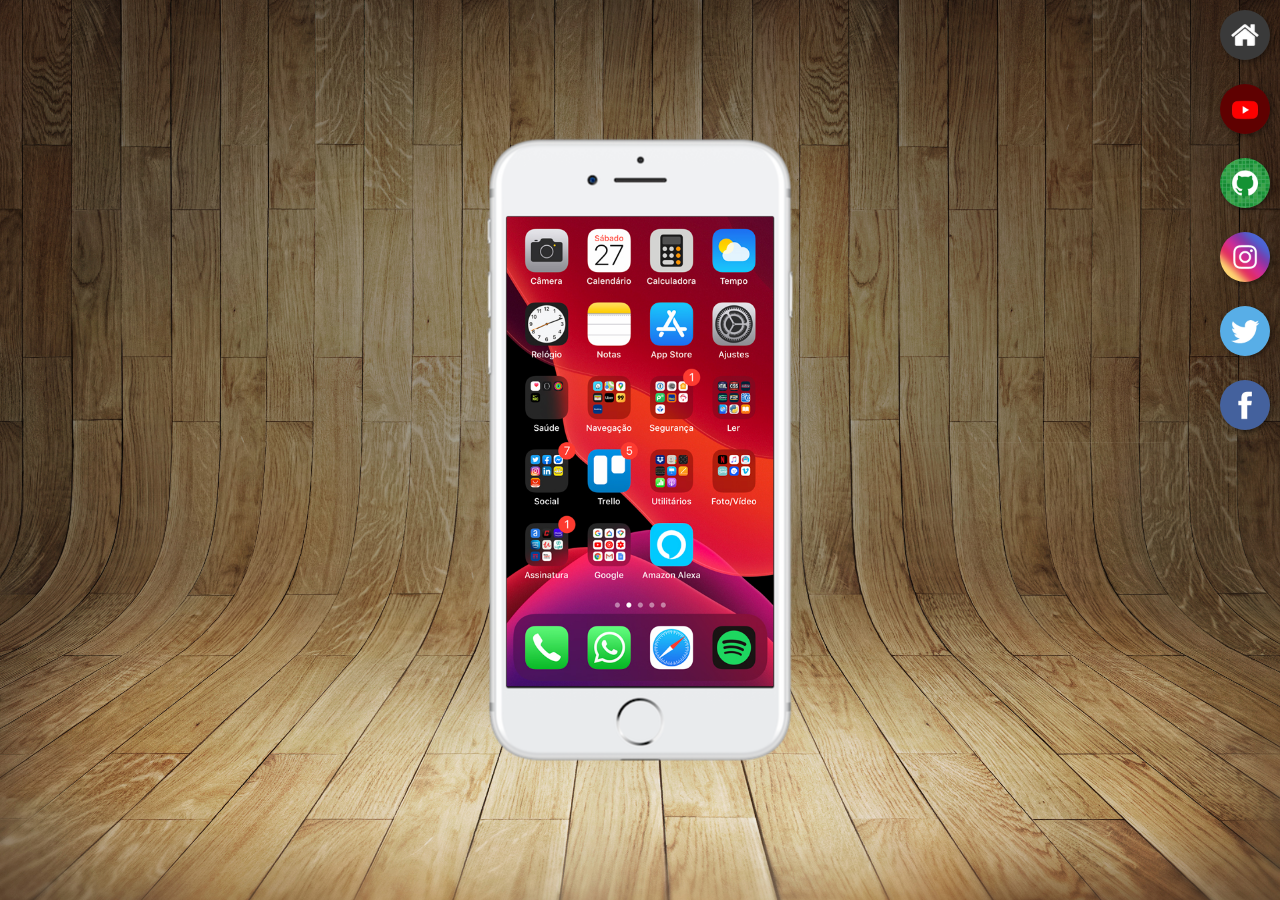
<file: index.html>
<!DOCTYPE html>
<html lang="pt-pt">
<head>
    <meta charset="UTF-8">
    <meta name="viewport" content="width=device-width, initial-scale=1.0">
    <link rel="shortcut icon" href="favicon.ico" type="image/x-icon">
    <link rel="stylesheet" href="estilos/style.css">
    <title>Projeto Redes Sociais</title>
</head>
<body>
    <main>
        <section id="telefone">
           <iframe src="home.html" frameborder="0" name="tela" id="tela">
            O seu navegador não é compatível
           </iframe>
        </section>
        <section id="redes-sociais">
            <a href="home.html" target="tela"><img src="imagens/logo-home.jpg" alt="Home"></a><br>
            <a href="youtube.html" target="tela"><img src="imagens/logo-youtube.jpg" alt="Youtube"></a><br>
            <a href="github.html" target="tela"><img src="imagens/logo-github.jpg" alt="Githube"></a><br>
            <a href="instagram.html" target="tela"><img src="imagens/logo-instagram.jpg" alt="Instagram"></a><br>
            <a href="redex.html" target="tela"><img src="imagens/logo-twitter.jpg" alt="Twiter"></a><br>
            <a href="facebook.html" target="tela"><img src="imagens/logo-facebook.jpg" alt="Facebook"></a>
            
        </section>
    </main>
    
</body>
</html>
</file>
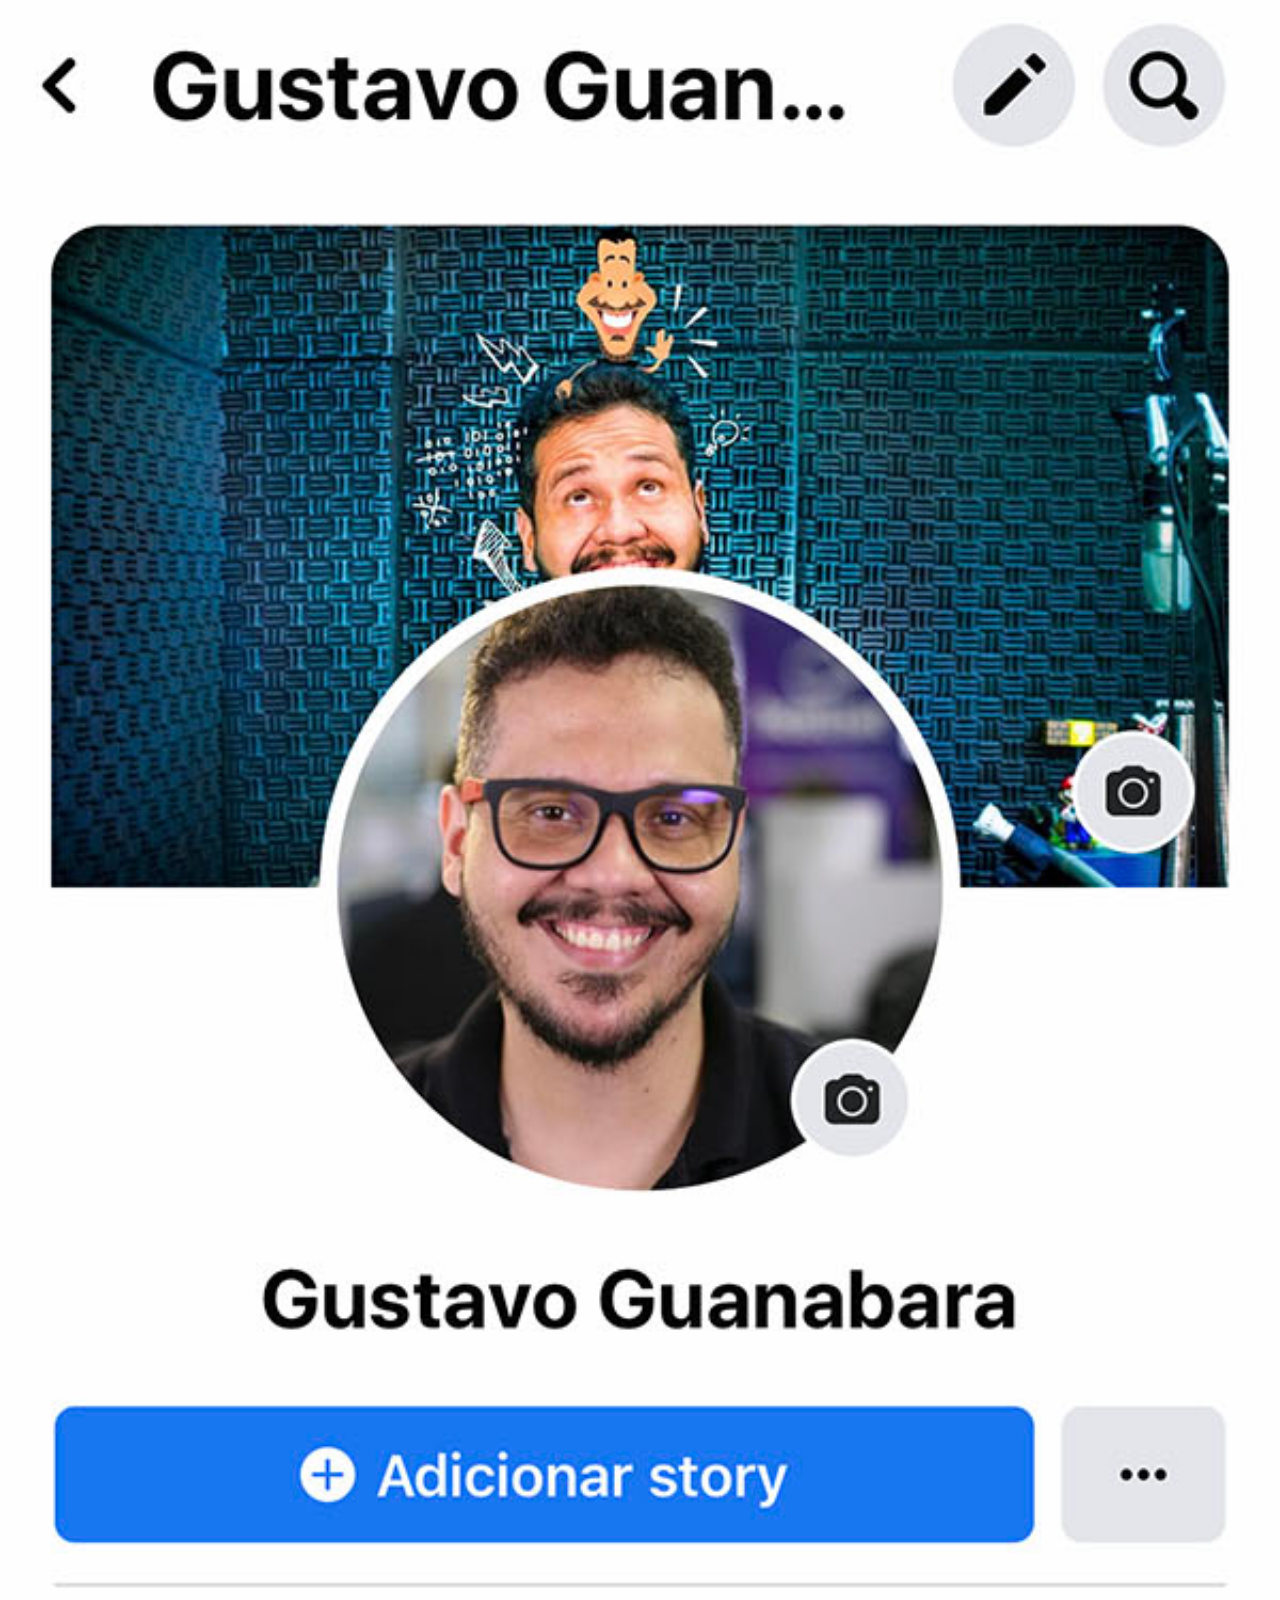
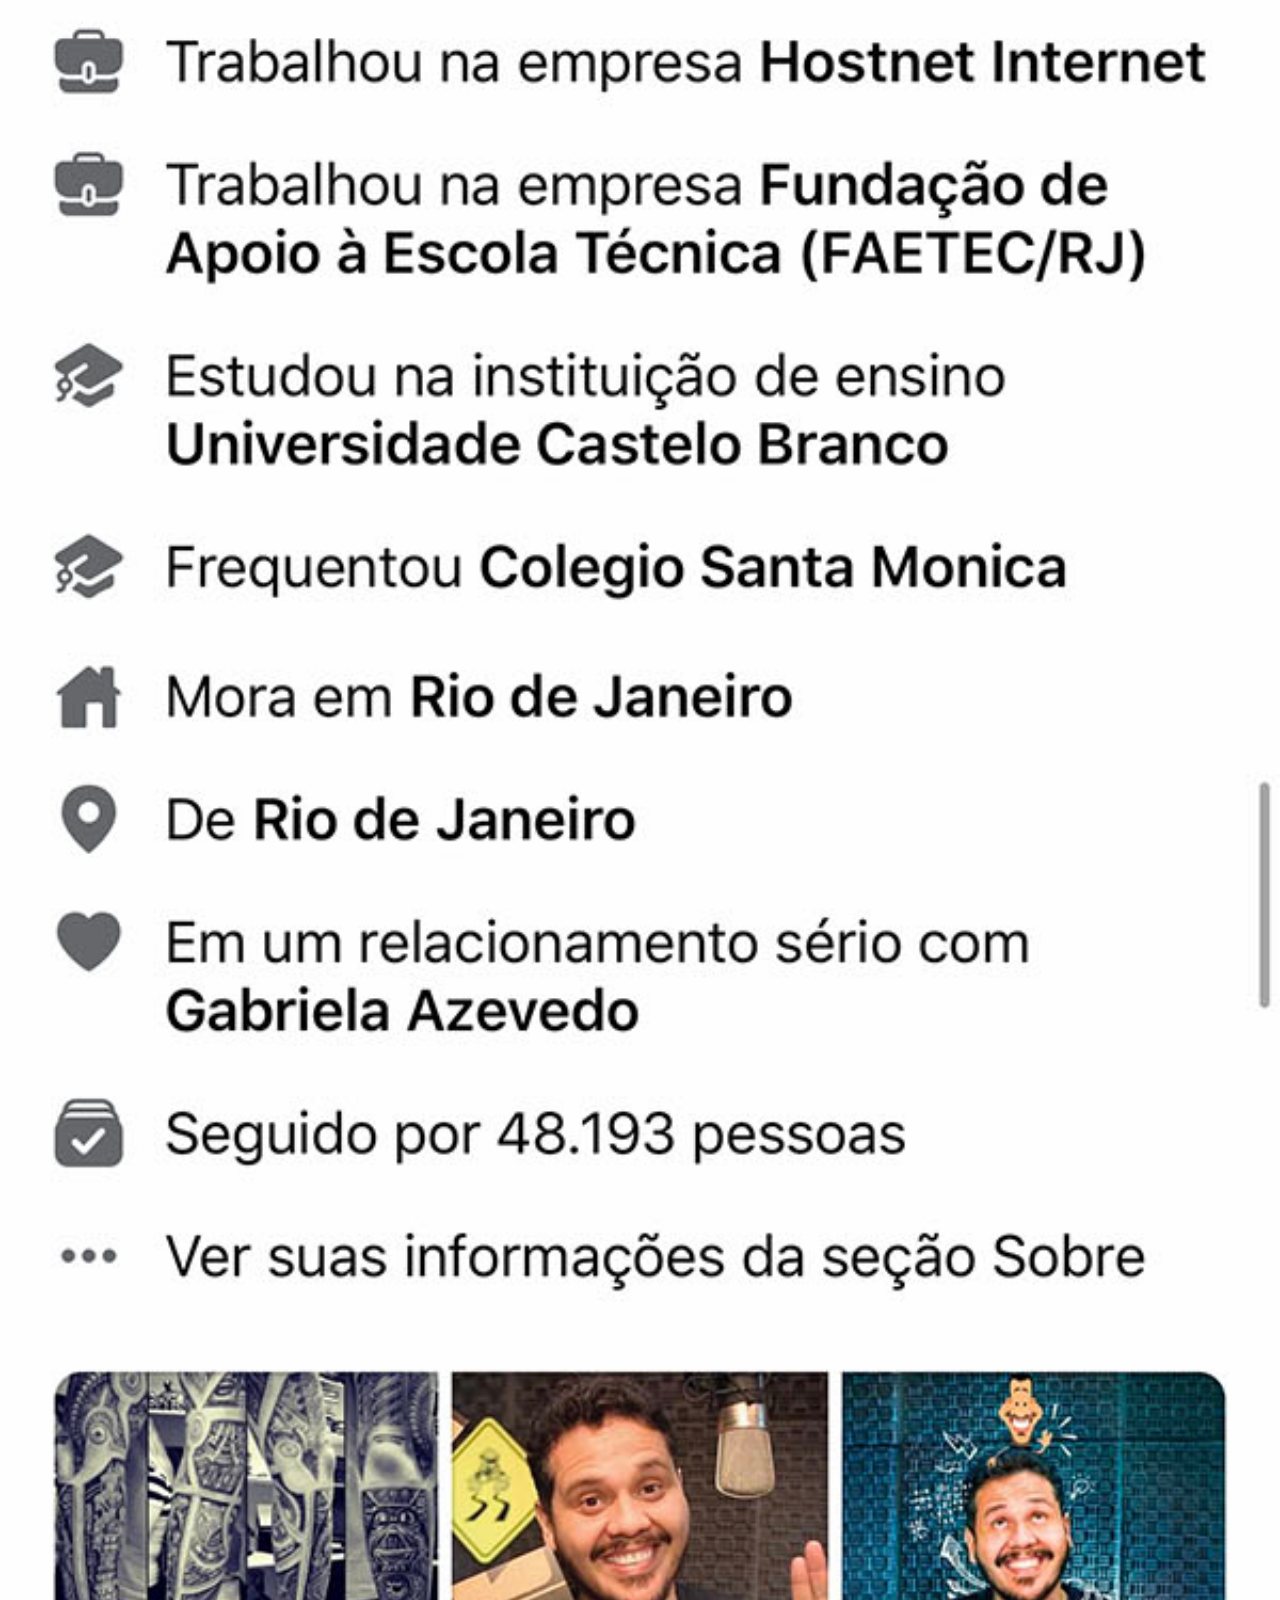
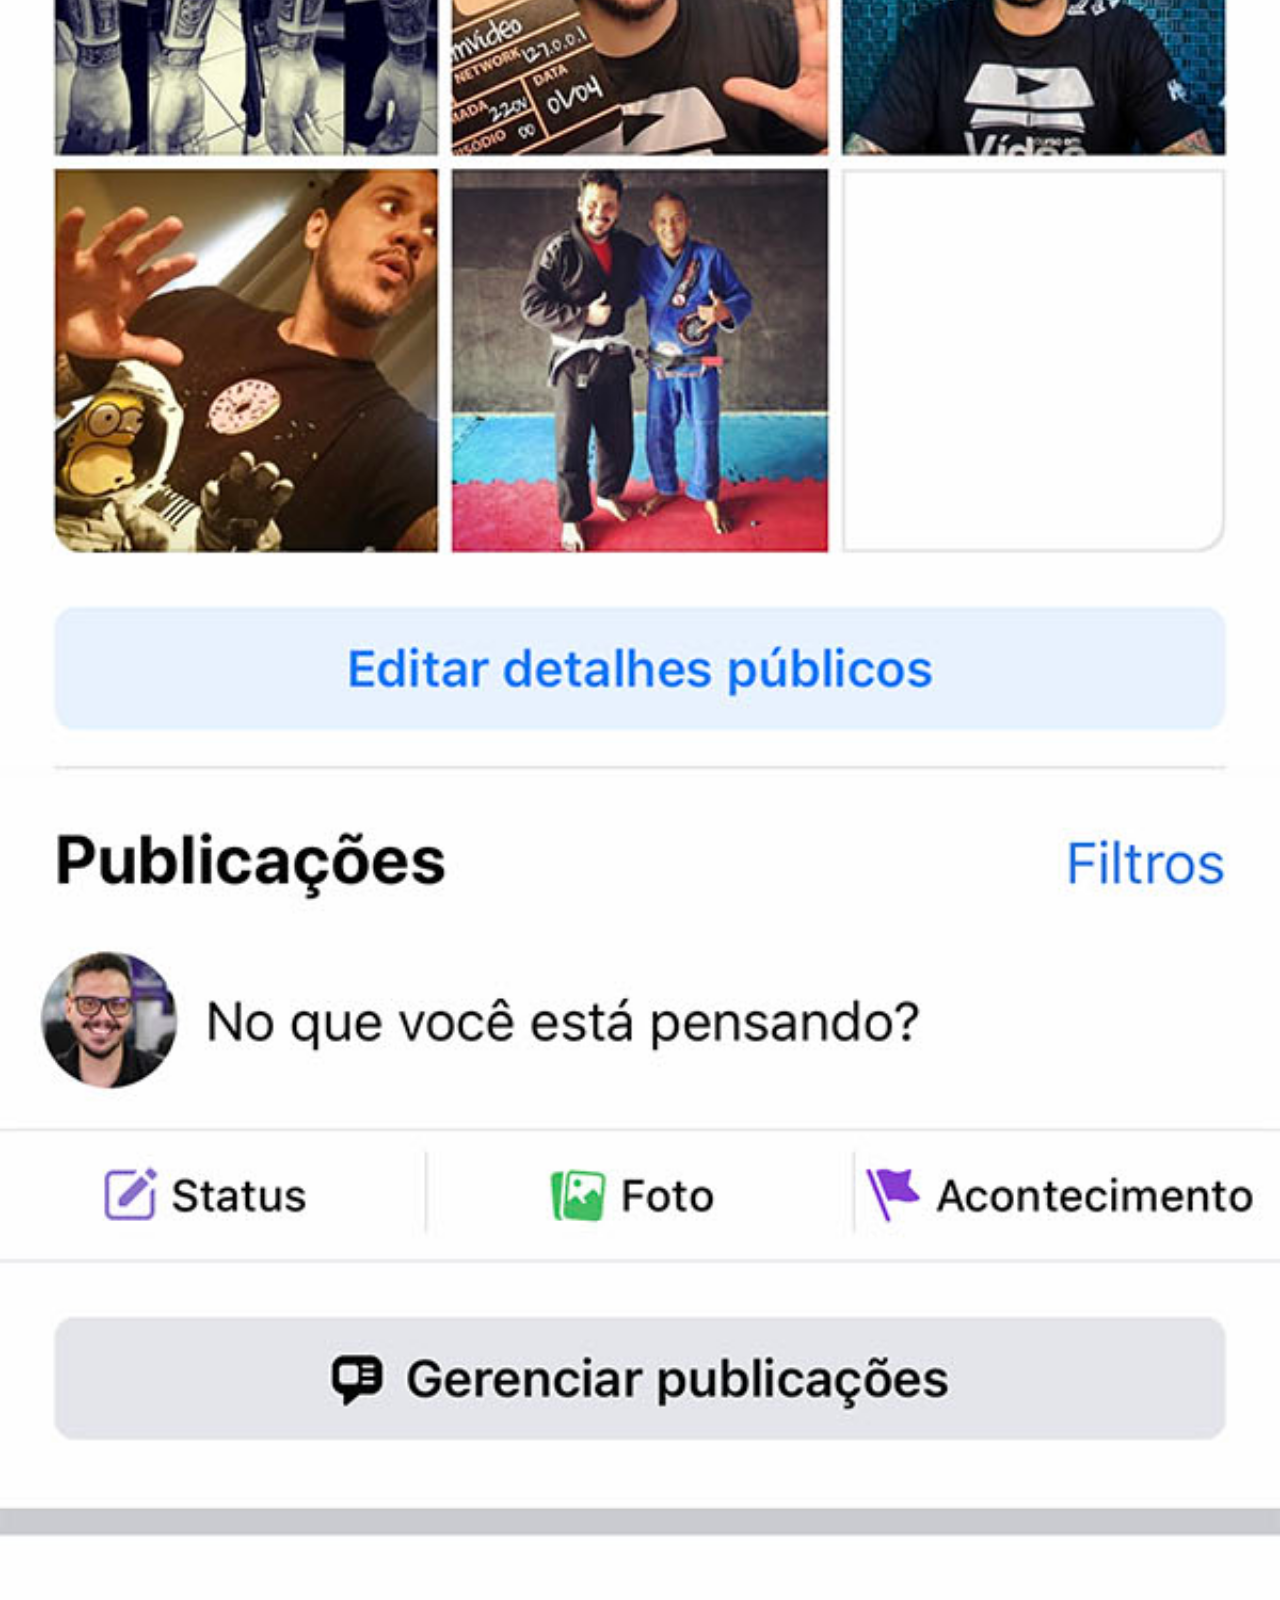
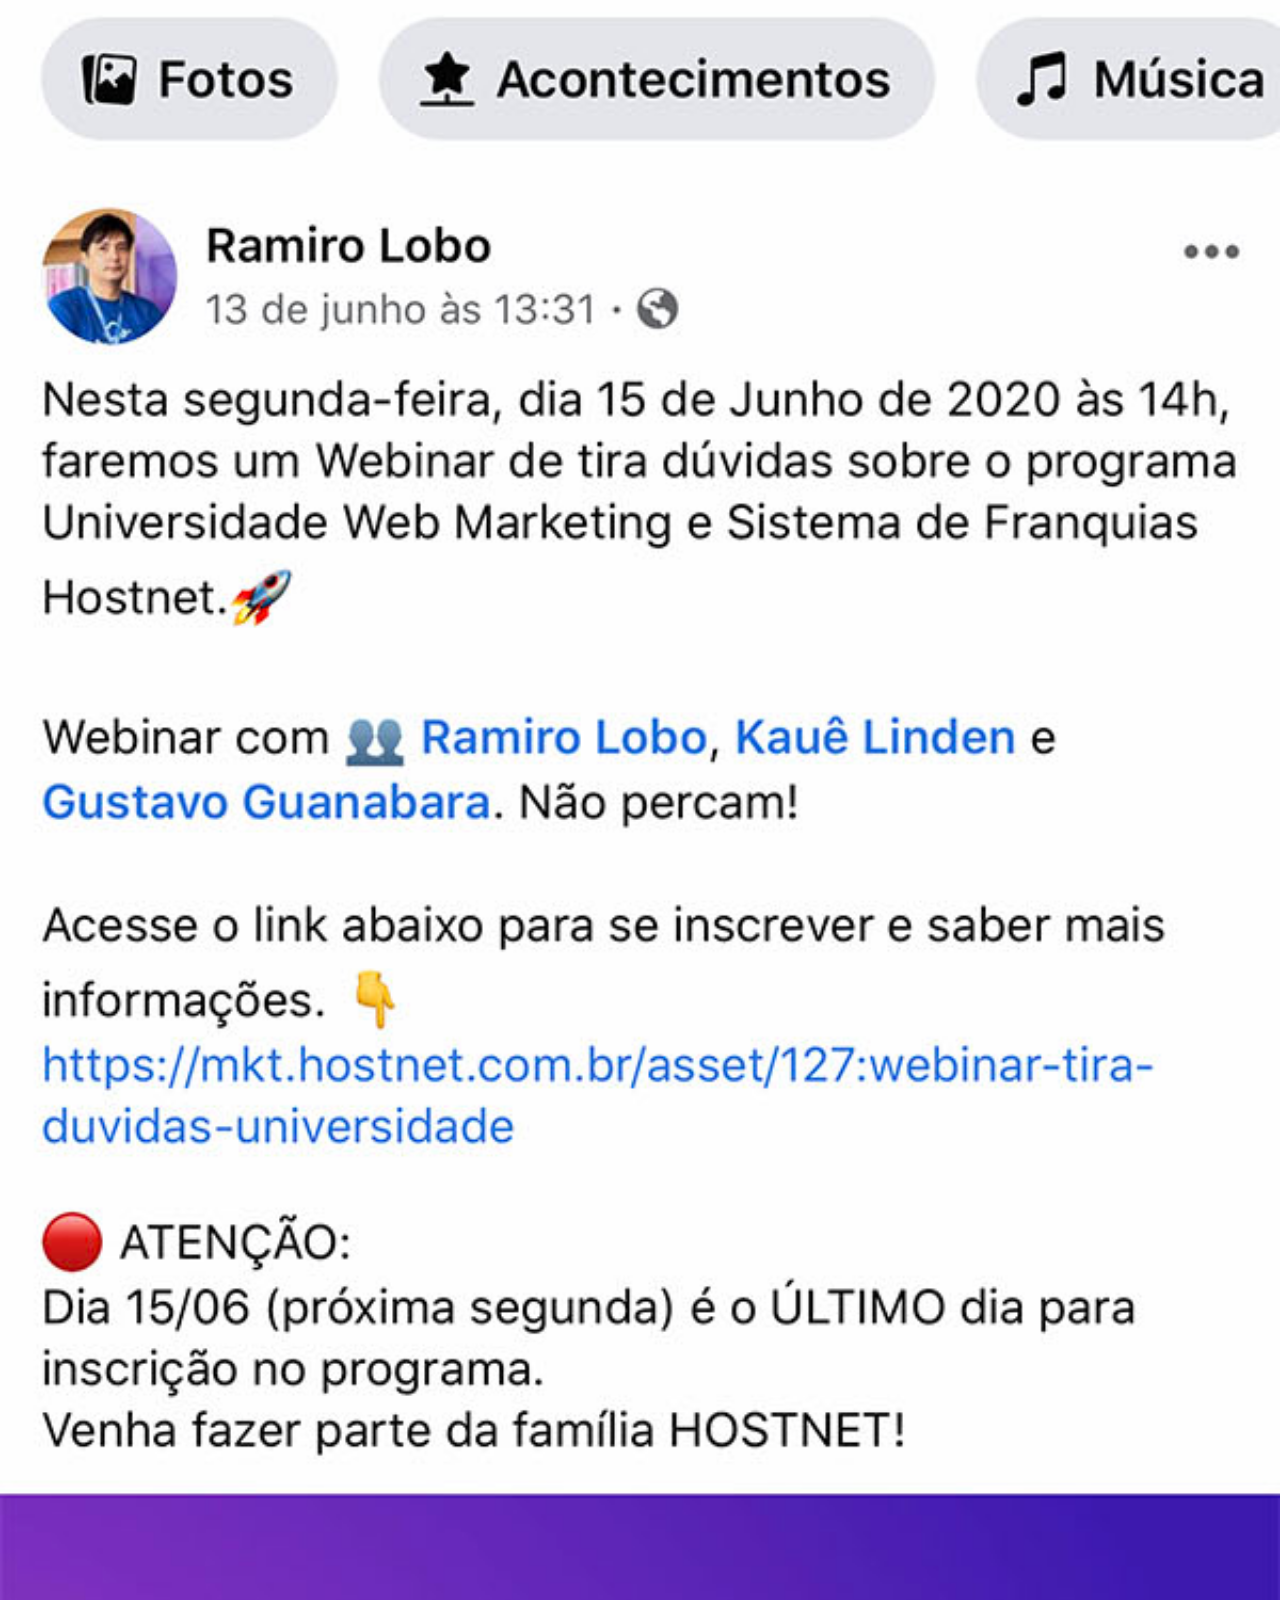
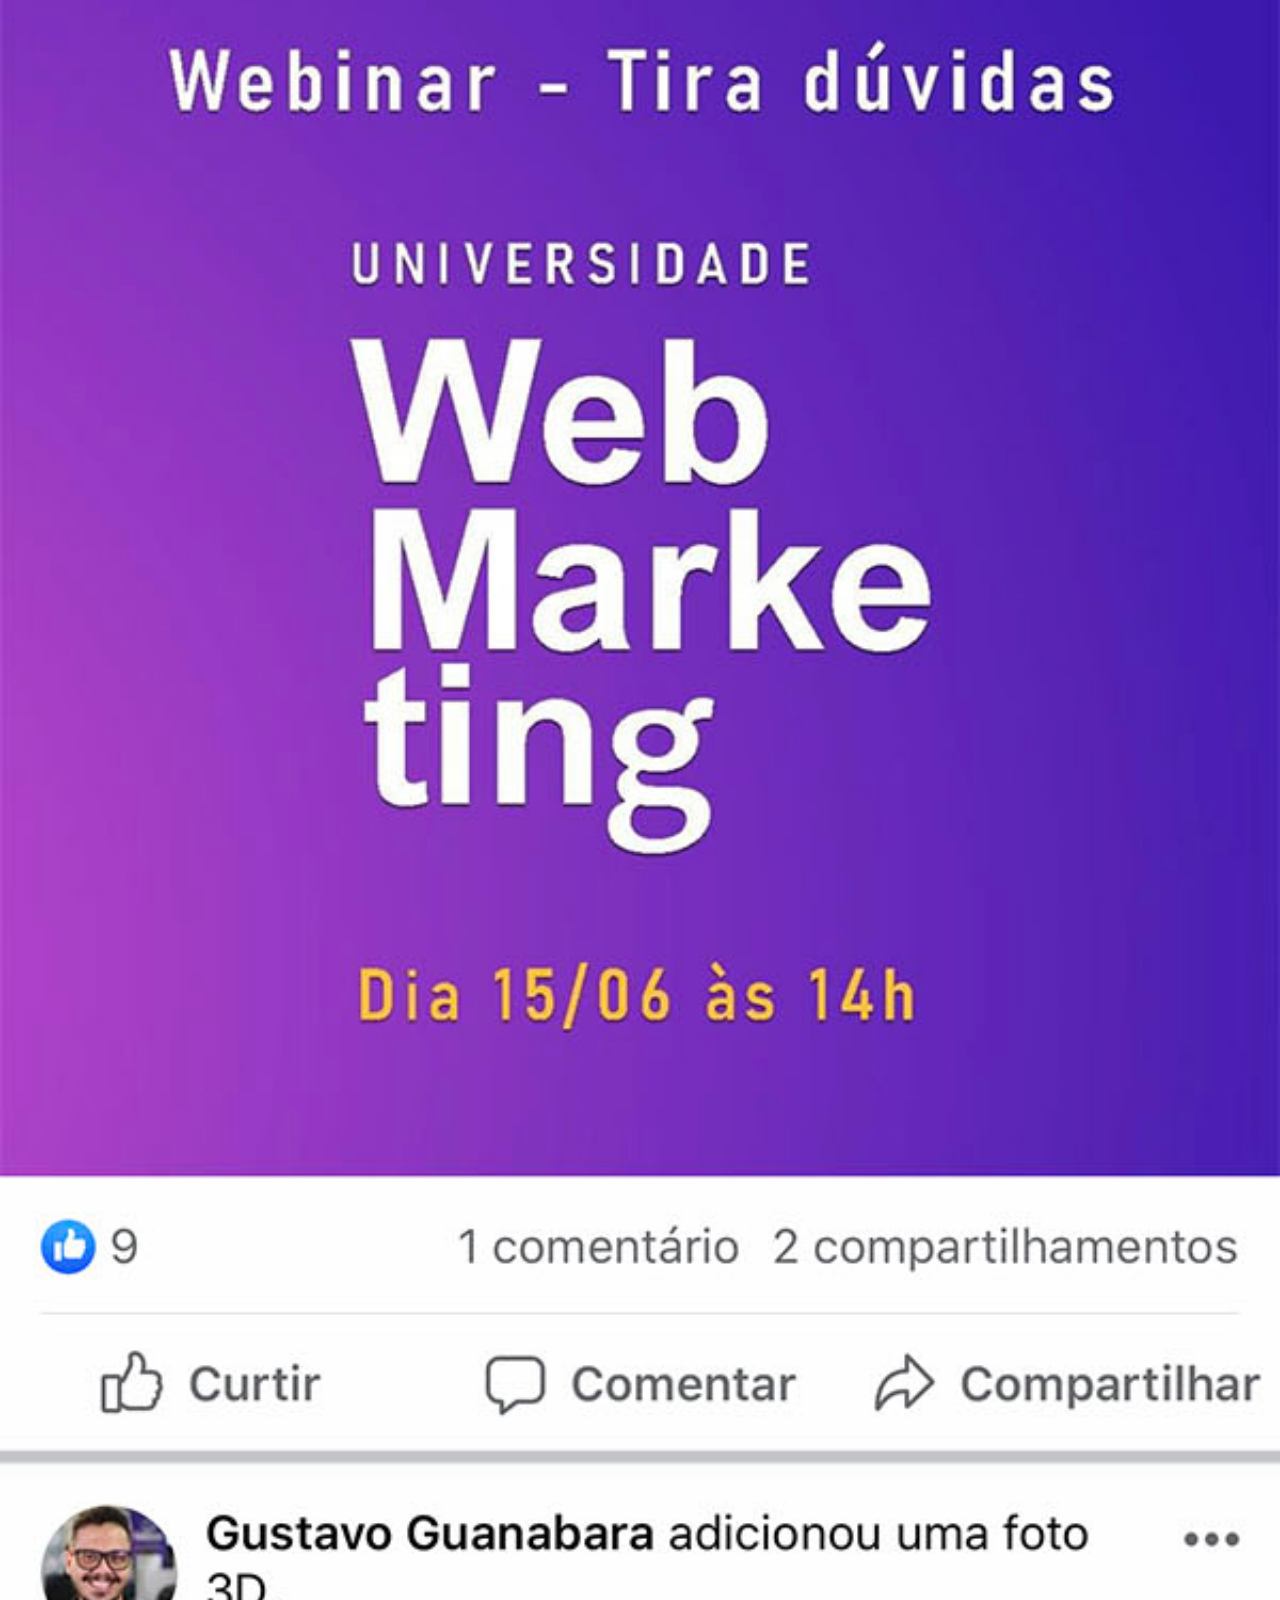
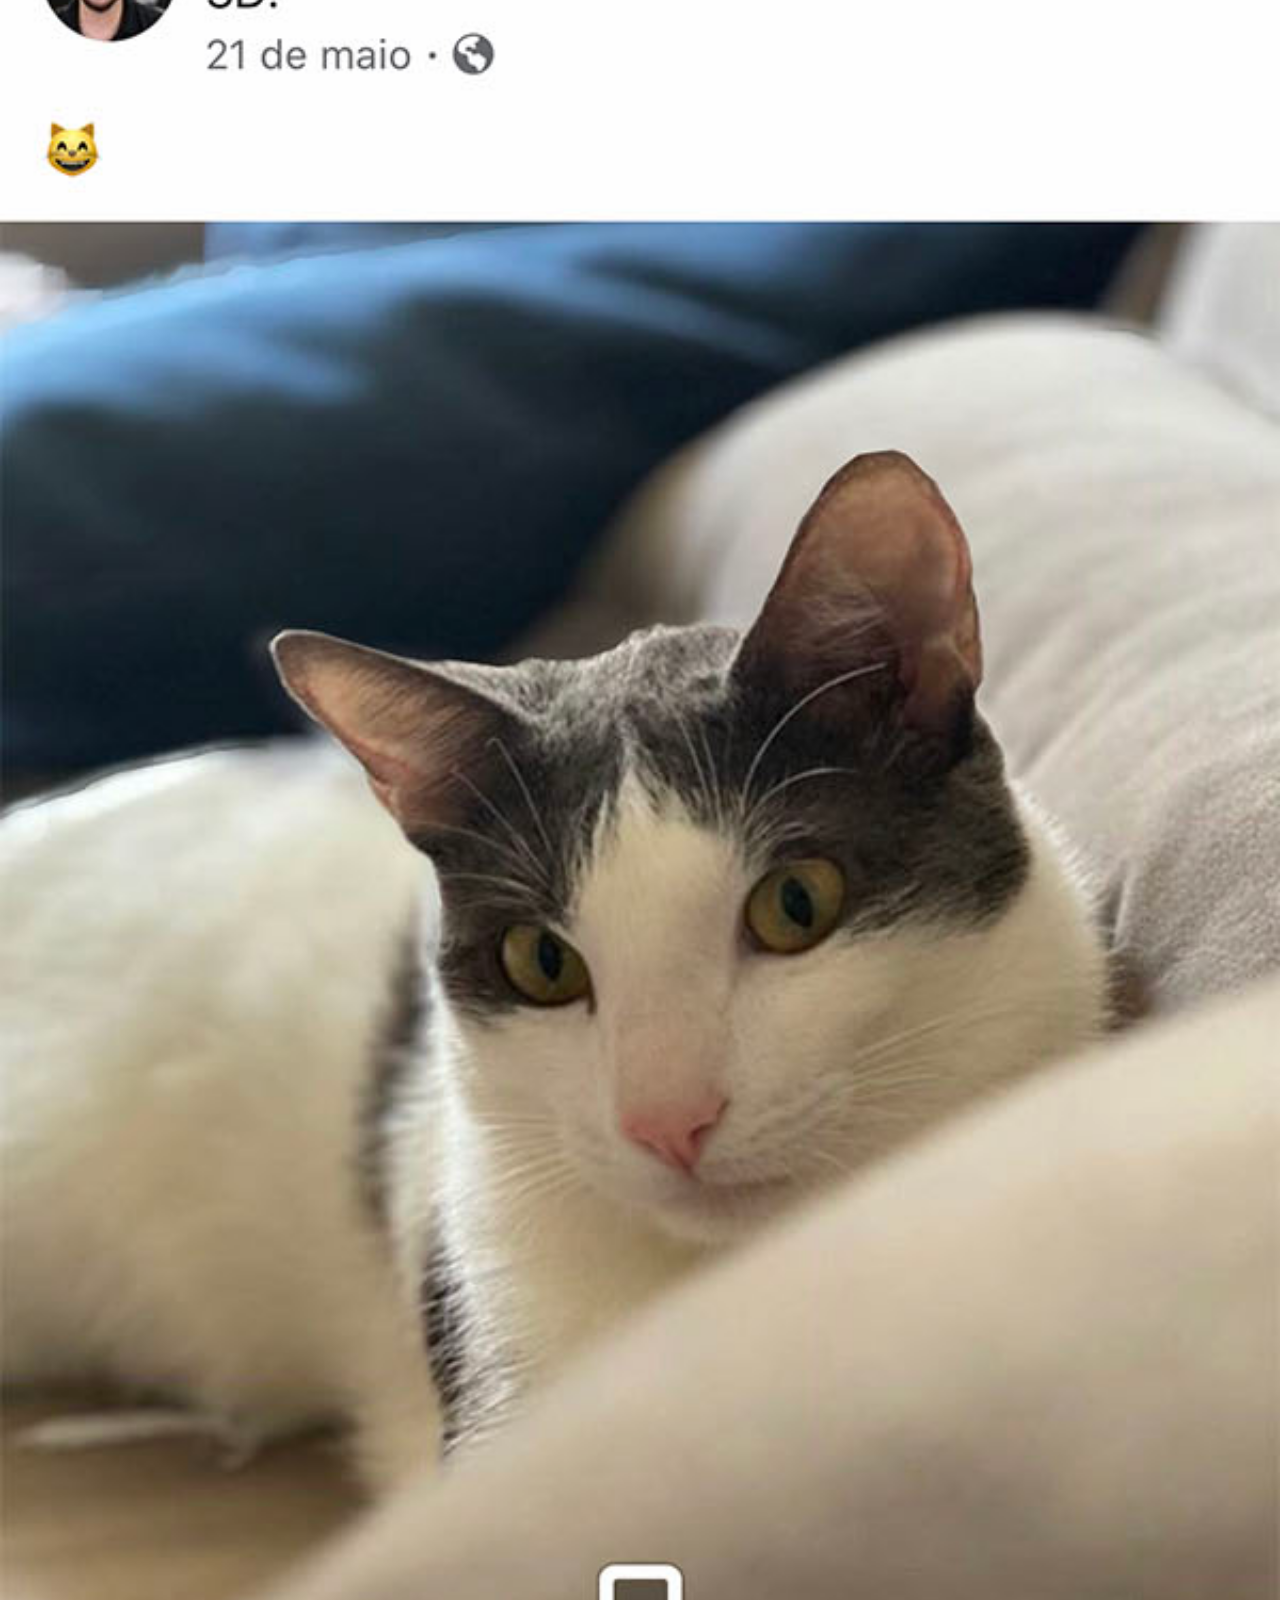
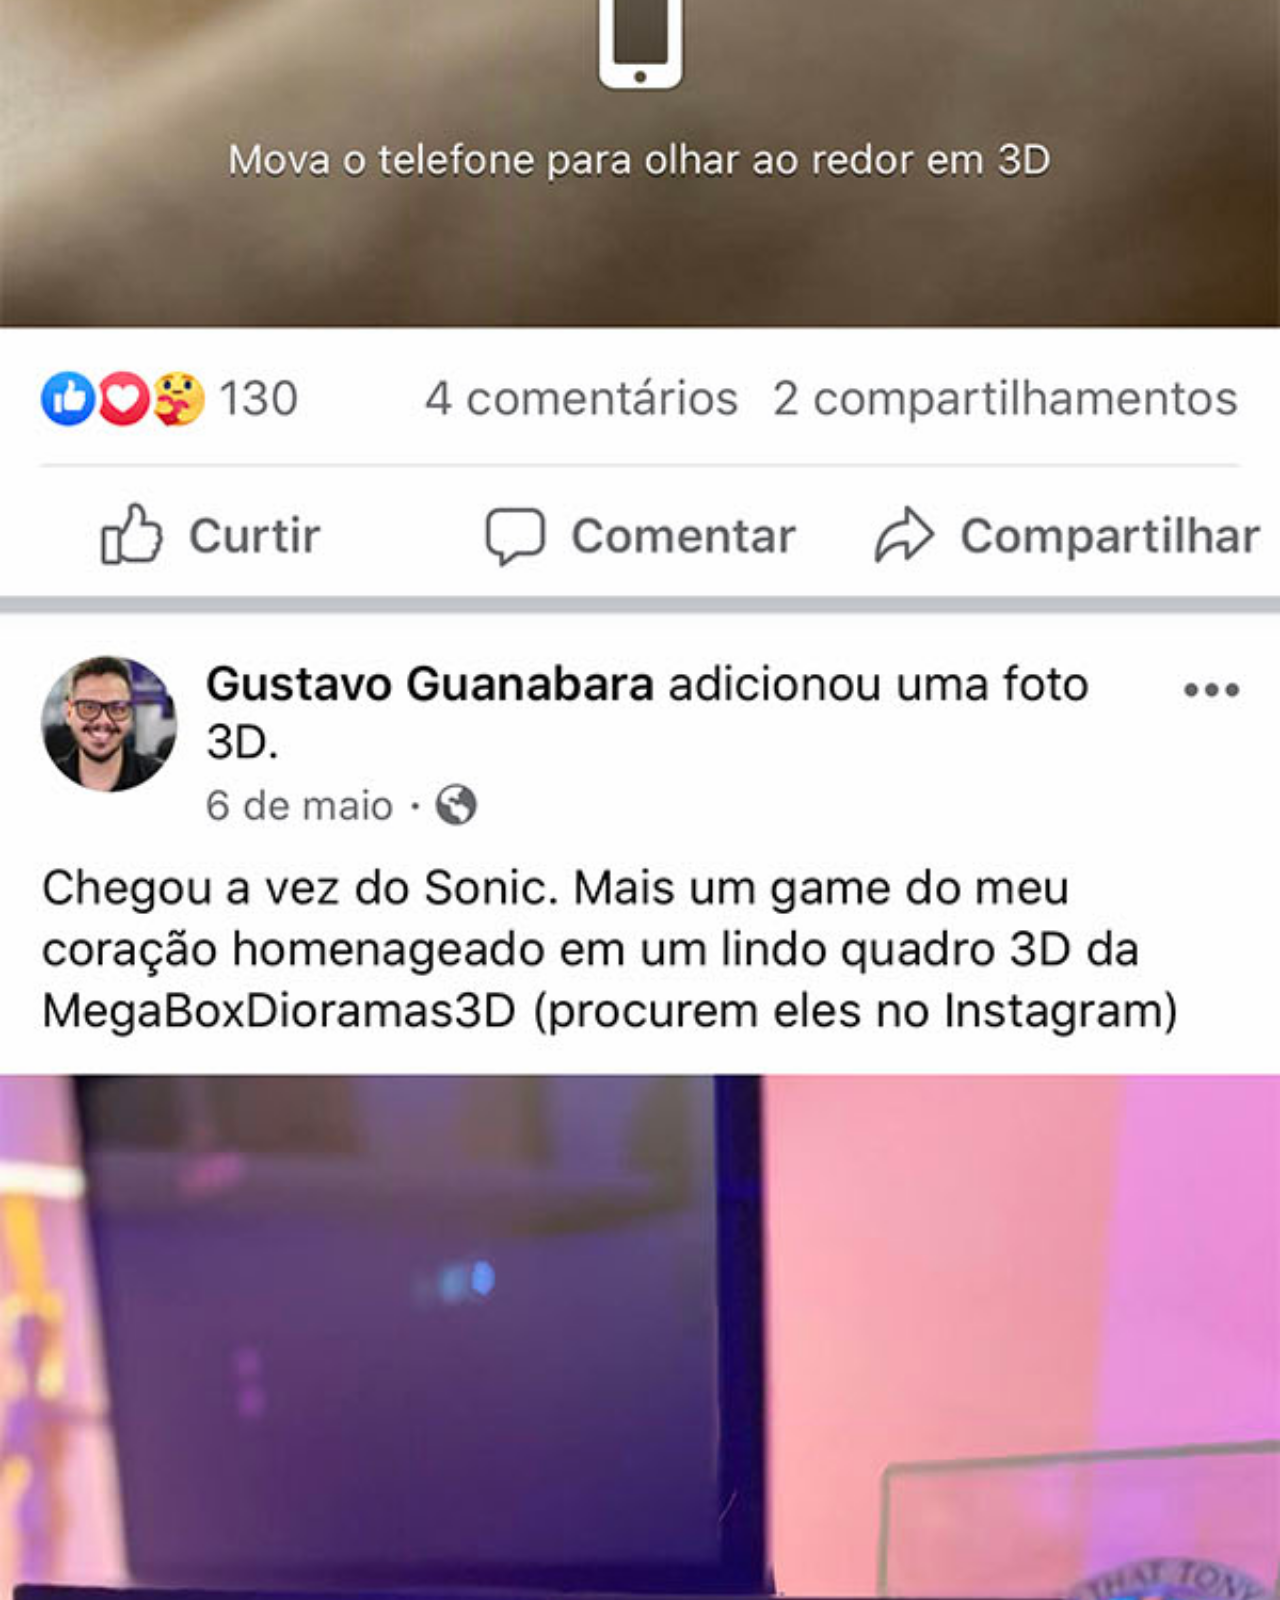
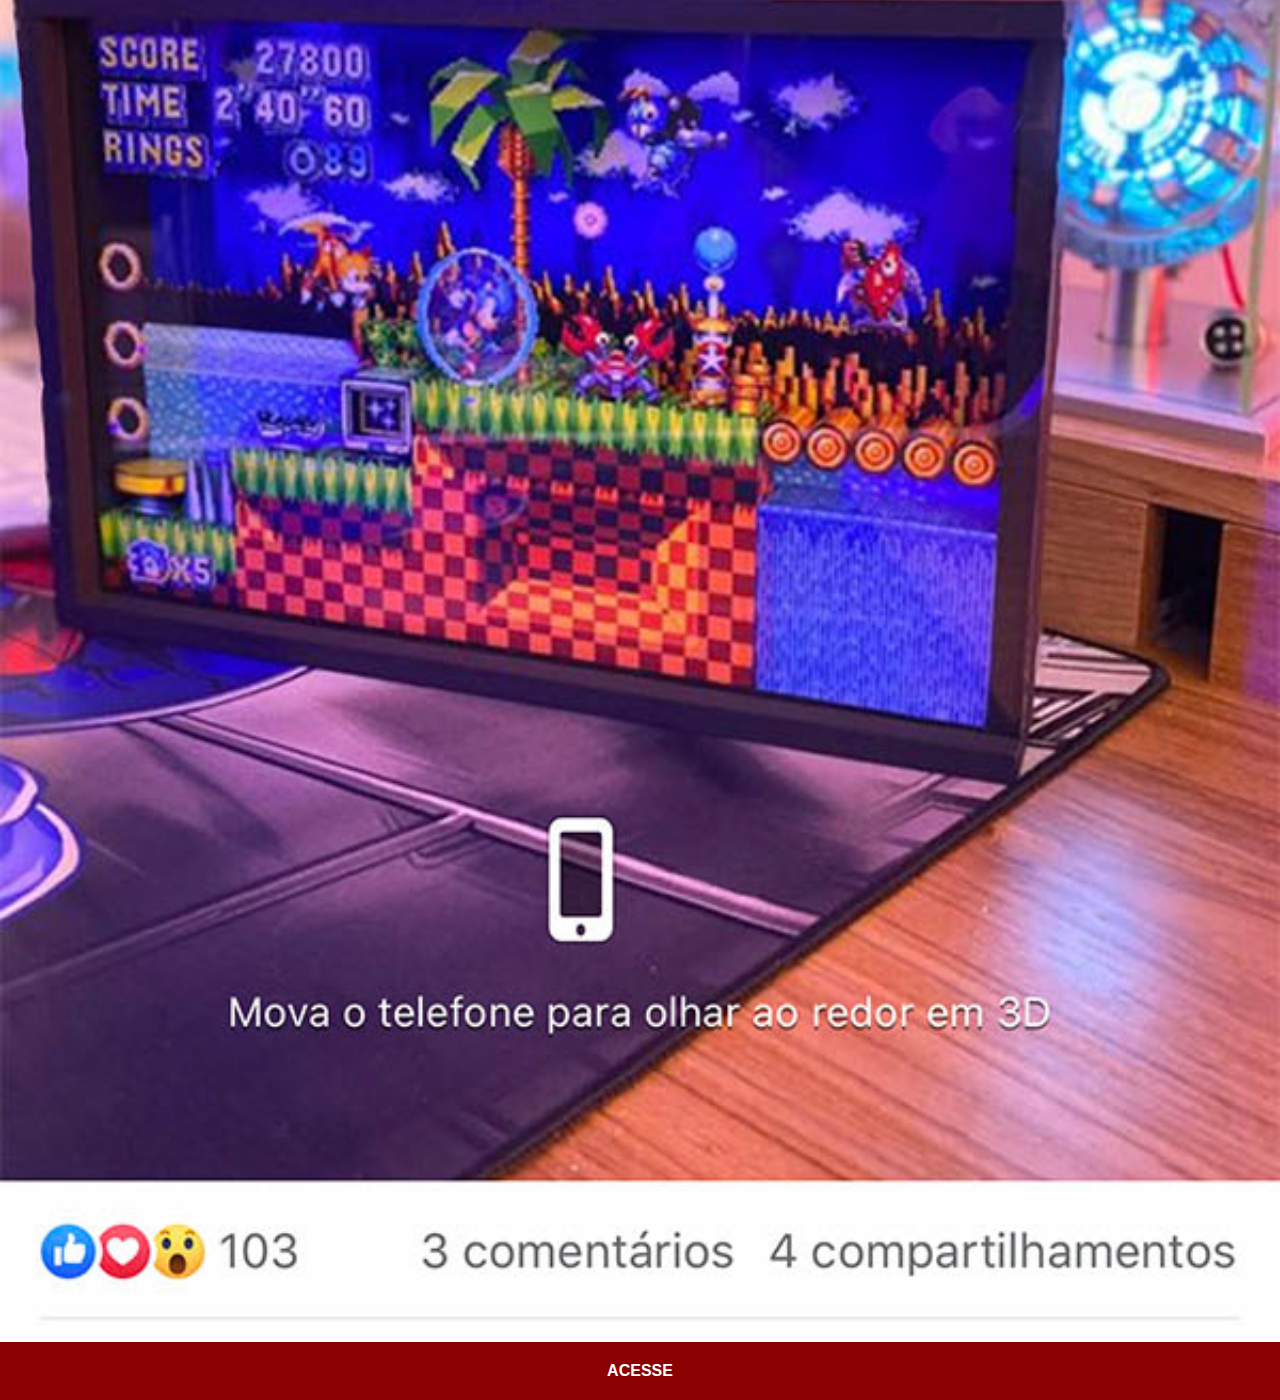
<file: facebook.html>
<!DOCTYPE html>
<html lang="pt-pt">
<head>
    <meta charset="UTF-8">
    <meta name="viewport" content="width=device-width, initial-scale=1.0">
    <title>Document</title>
    <link rel="stylesheet" href="estilos/style-links.css">
</head>
<body>
    <img src="imagens/tela-facebook.jpg" alt="youtube">
    <a href="https://www.facebook.com" target="_blank">ACESSE</a>
</body>
</html>
</file>
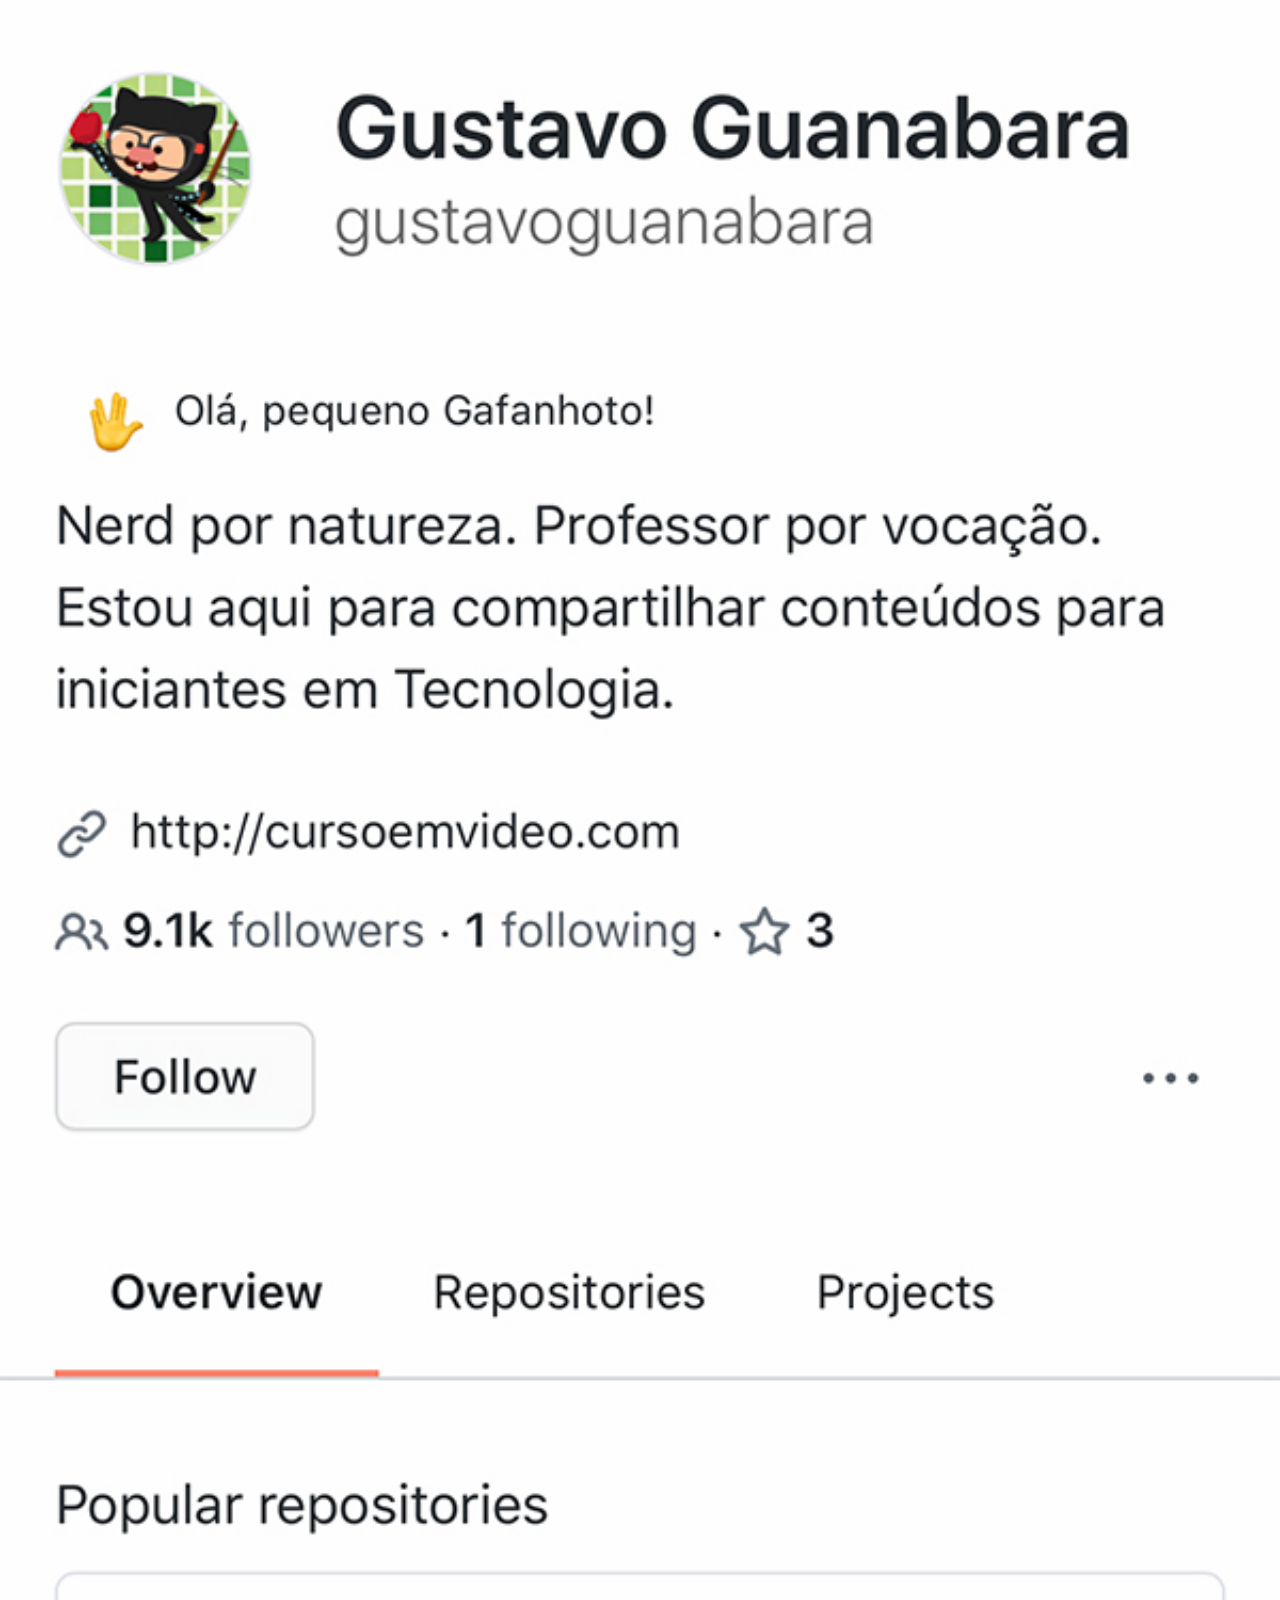
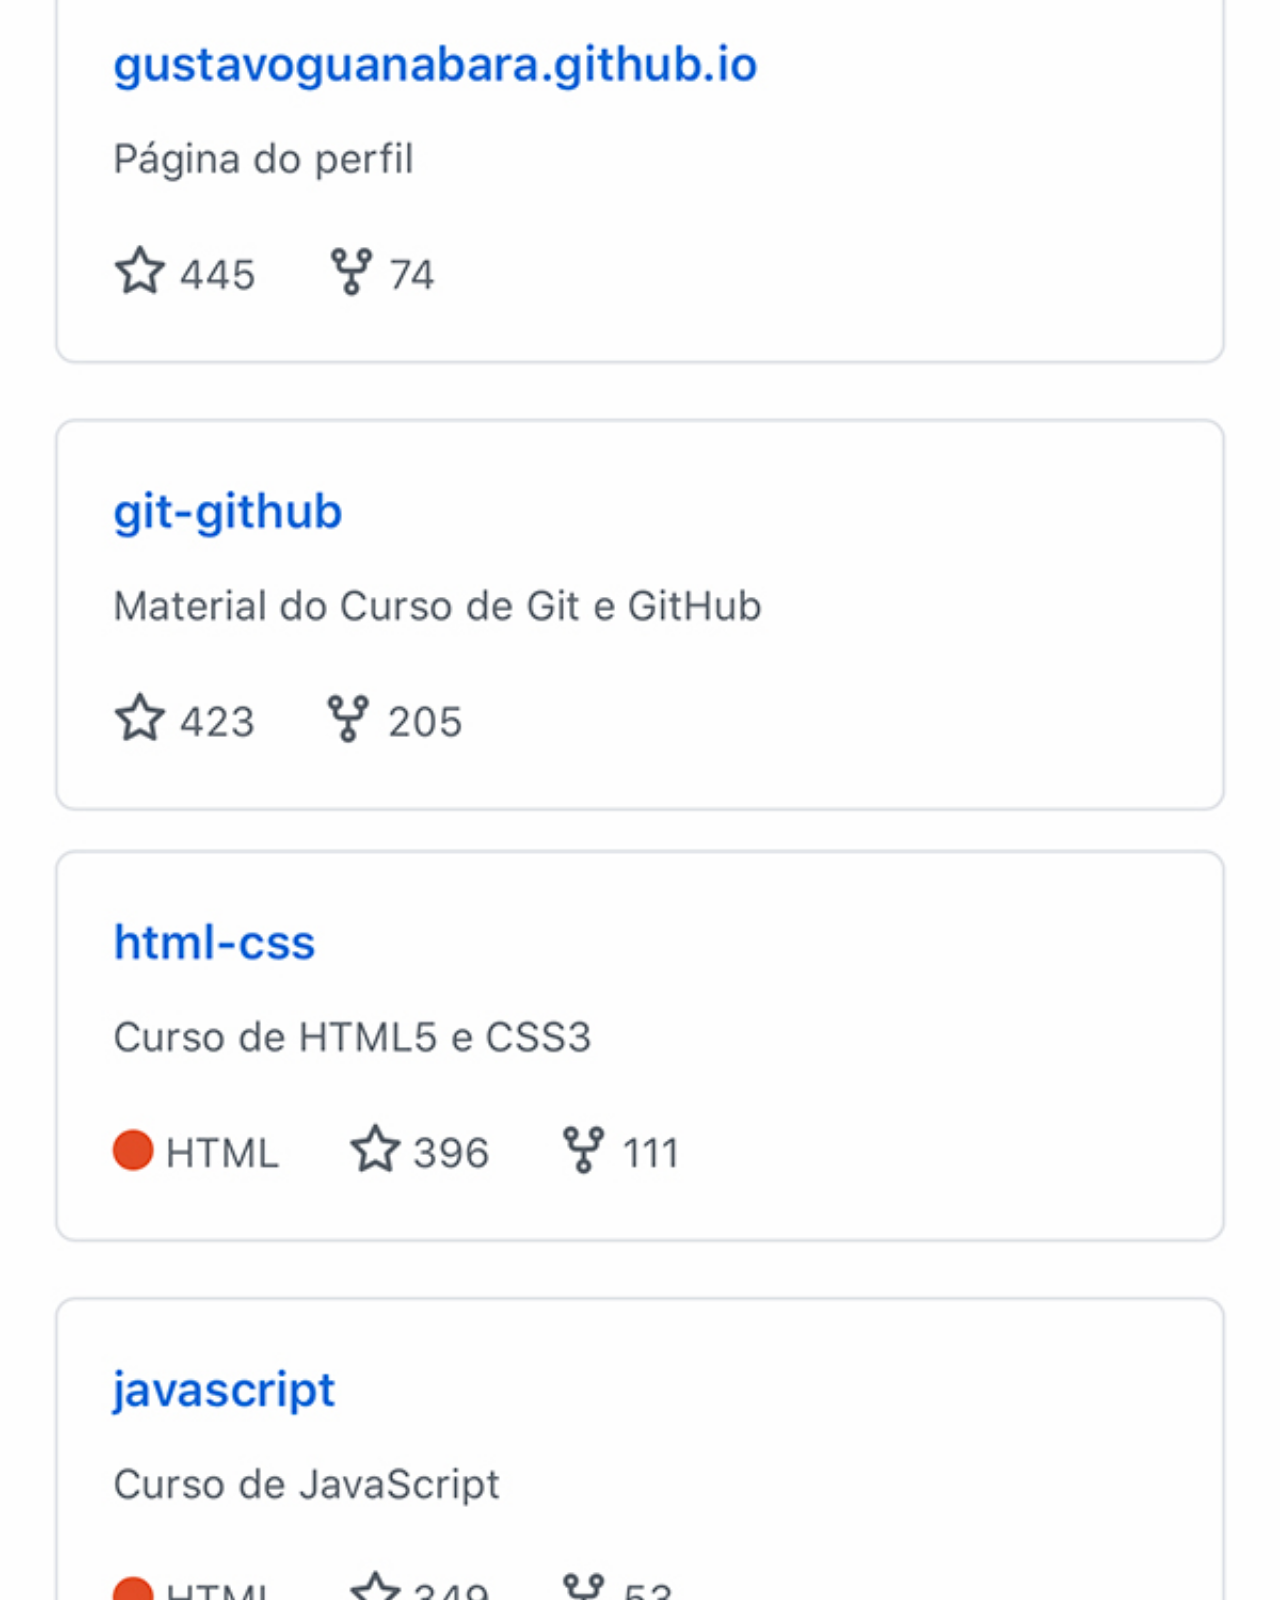
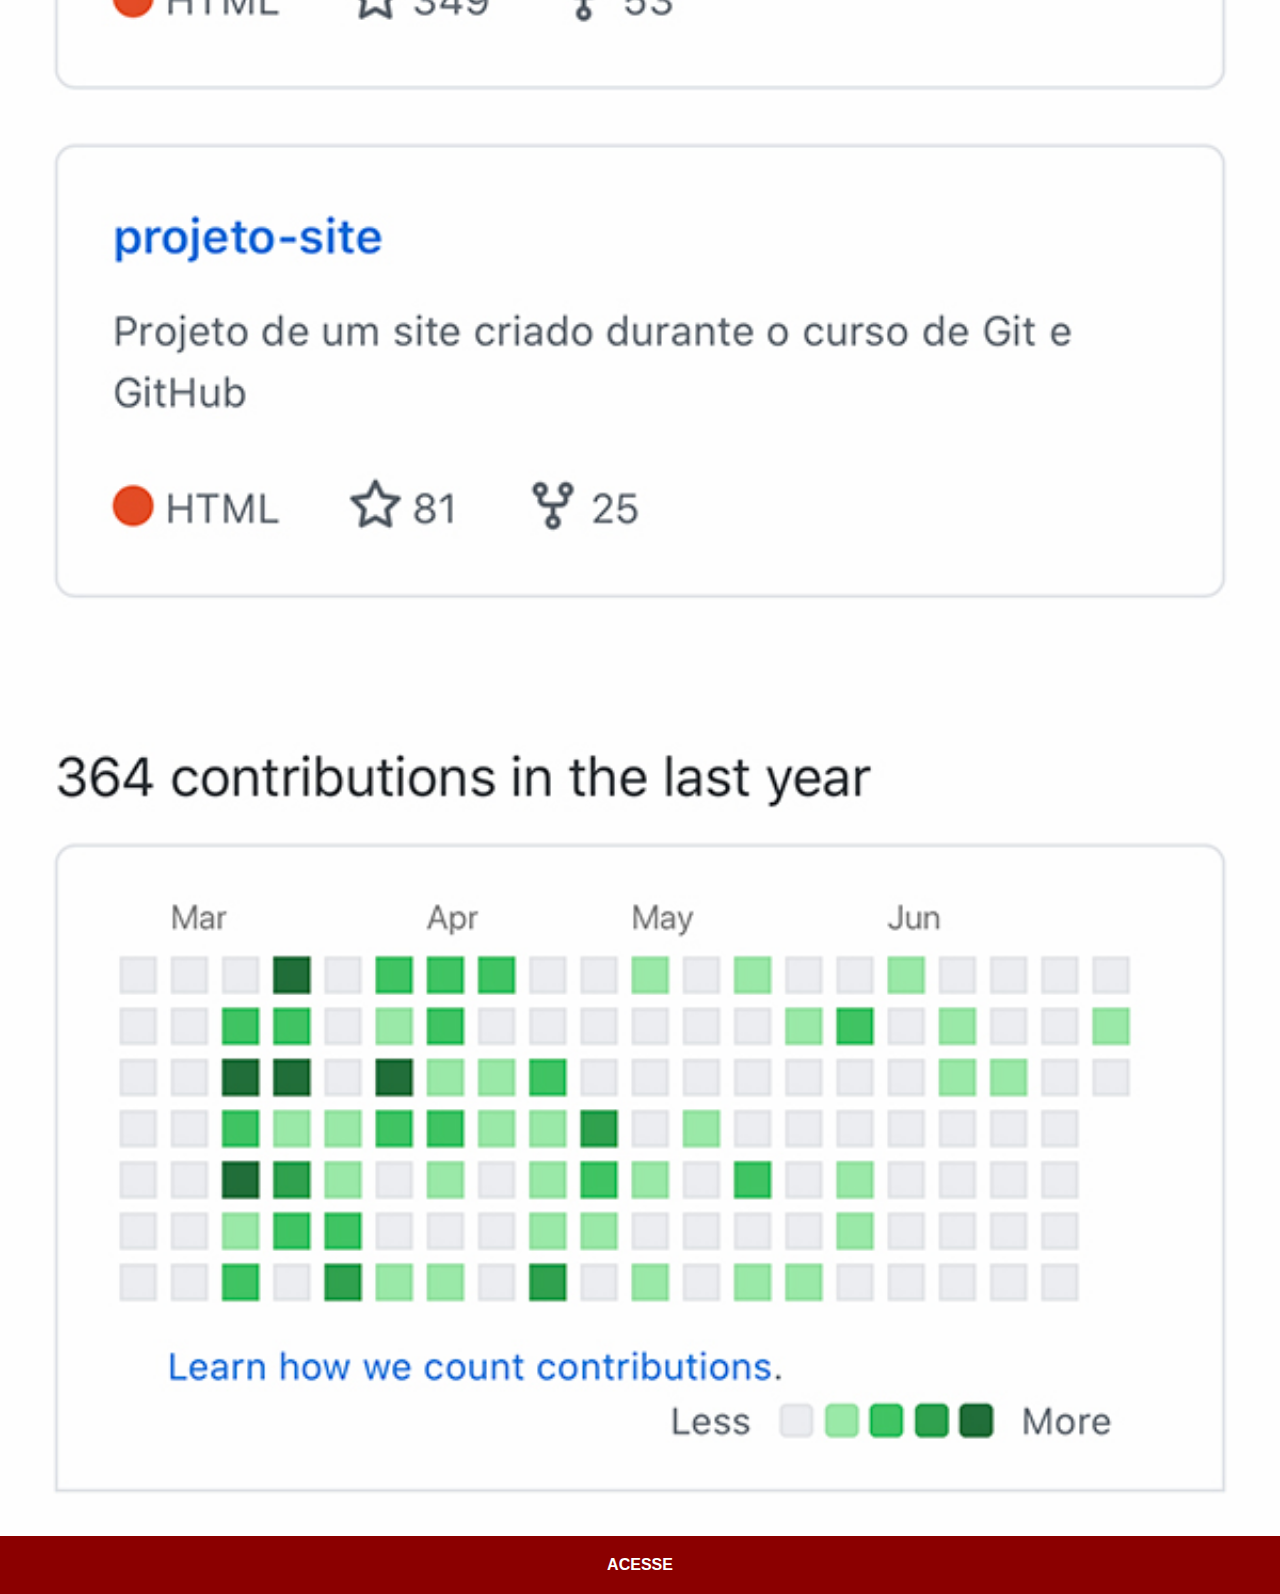
<file: github.html>
<!DOCTYPE html>
<html lang="pt-pt">
<head>
    <meta charset="UTF-8">
    <meta name="viewport" content="width=device-width, initial-scale=1.0">
    <title>Document</title>
    <link rel="stylesheet" href="estilos/style-links.css">
</head>
<body>
    <img src="imagens/tela-github.jpg" alt="youtube">
    <a href="https://github.com/ajp56" target="_blank">ACESSE</a>
</body>
</html>
</file>
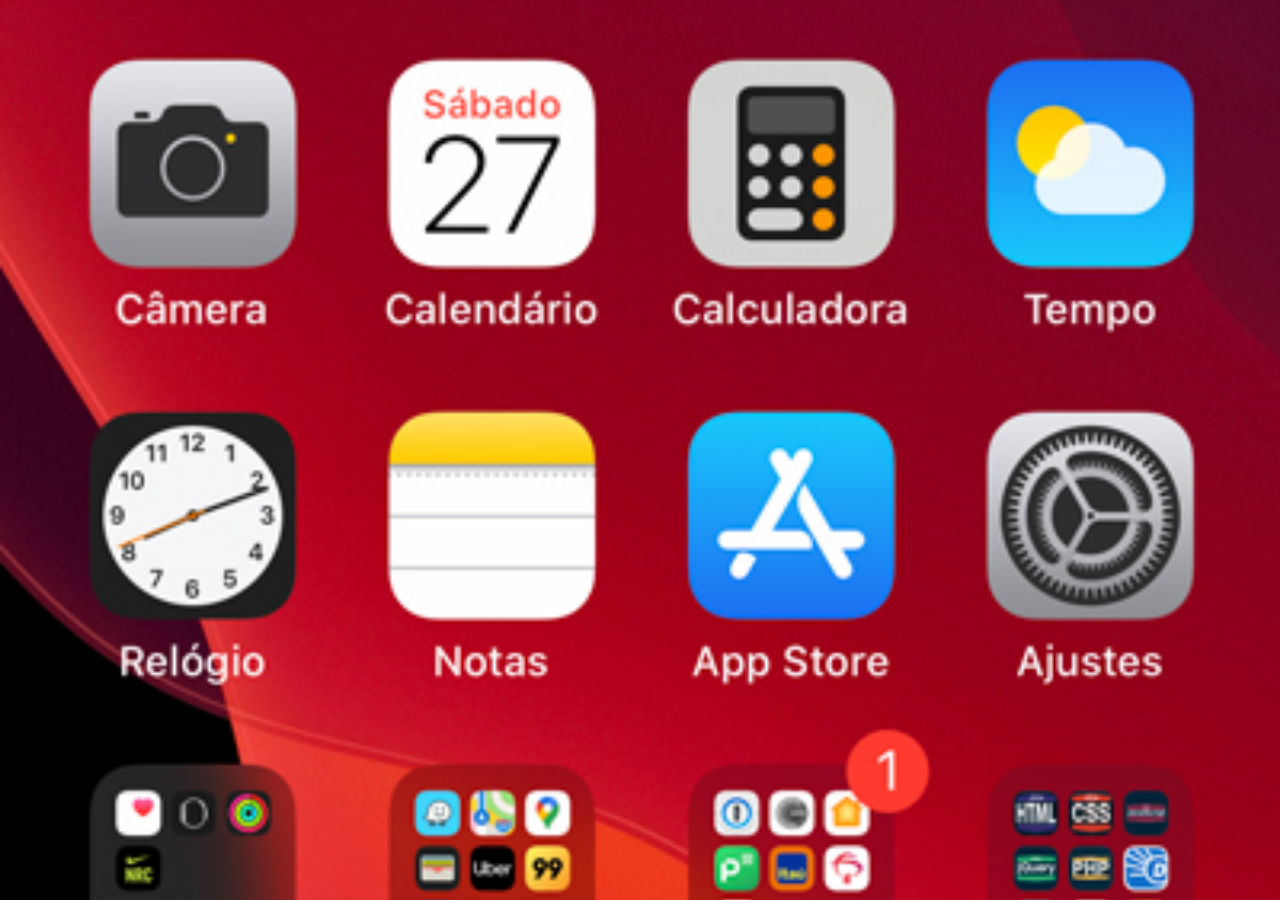
<file: home.html>
<!DOCTYPE html>
<html lang="pt-pt">
<head>
    <meta charset="UTF-8">
    <meta name="viewport" content="width=device-width, initial-scale=1.0">
    <title>Document</title>
   <style>
    *{
        margin: 0px;
        padding: 0px;
    }

    body{
        width: 100vw;
        height: 100vh;
        background: black url(imagens/tela-home.jpg) no-repeat top center;
        background-size: cover;
    }
   </style>
</head>
<body>
    
</body>
</html>
</file>
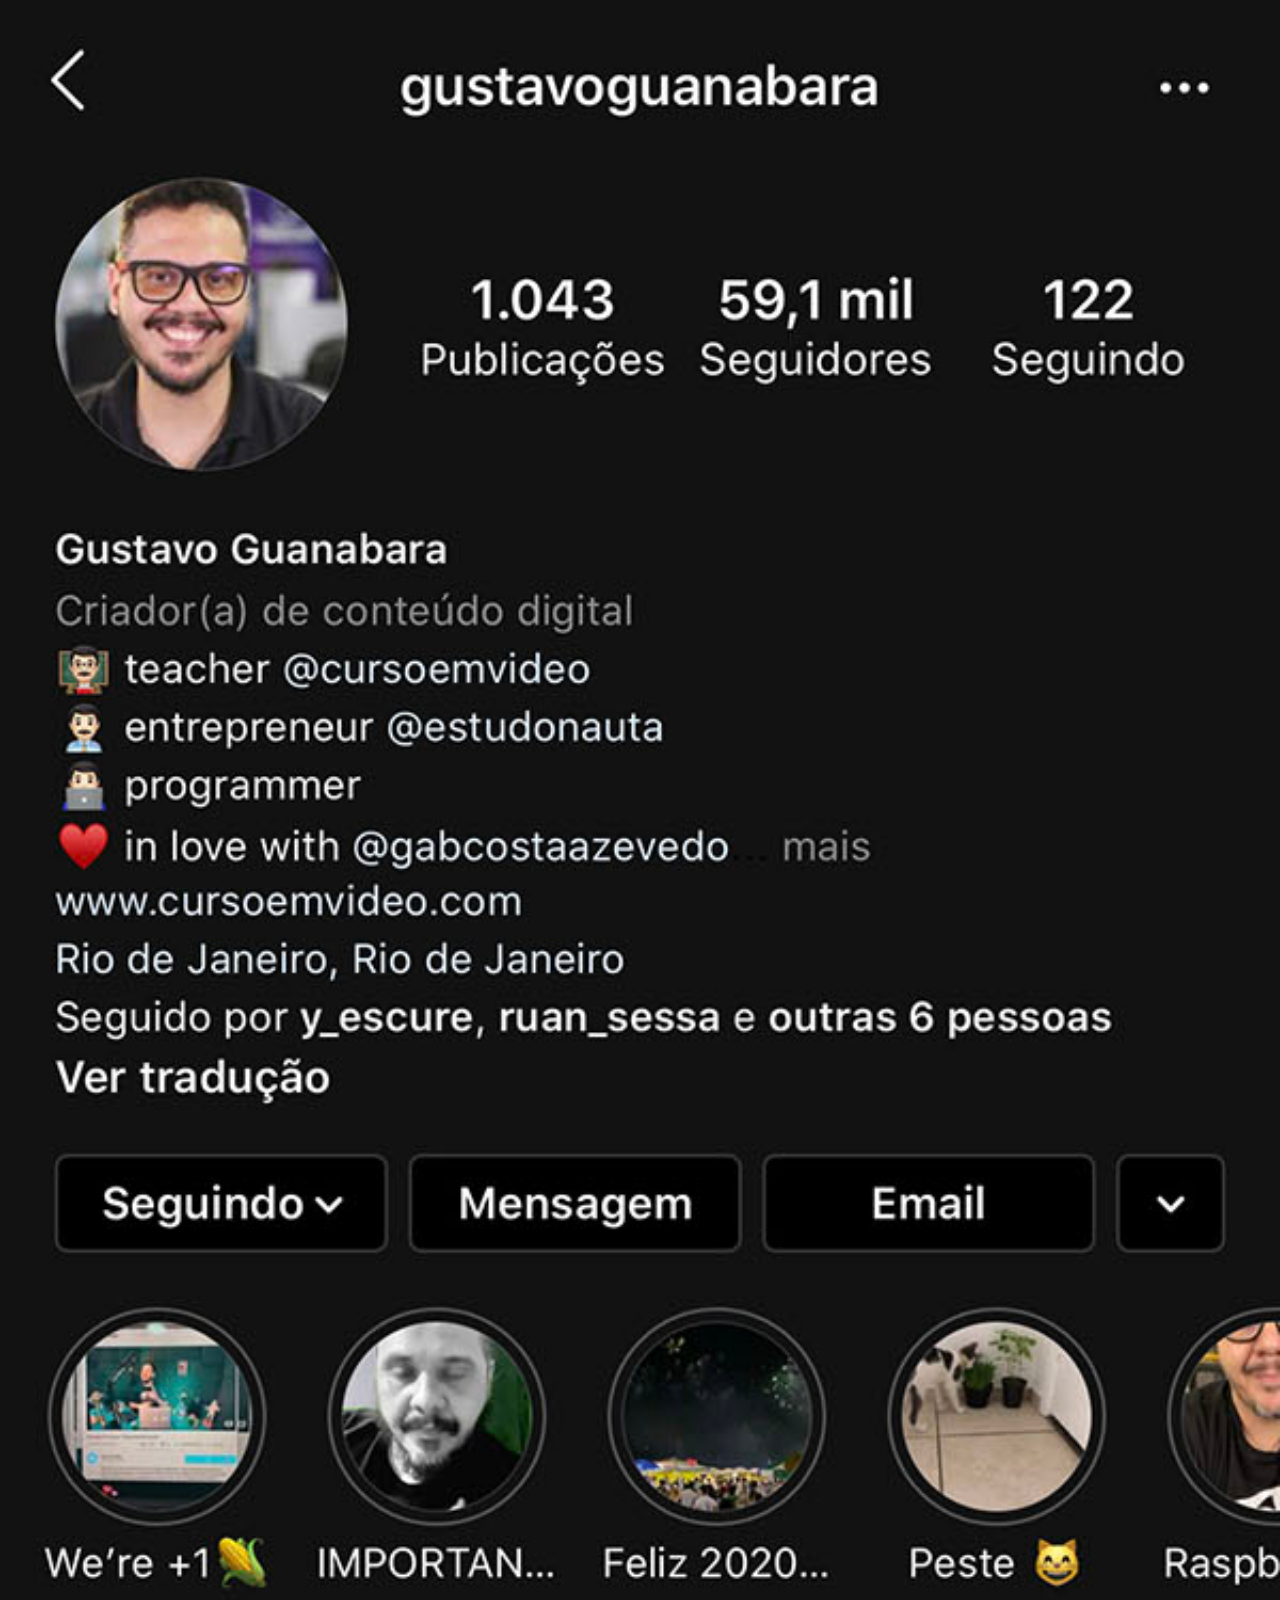
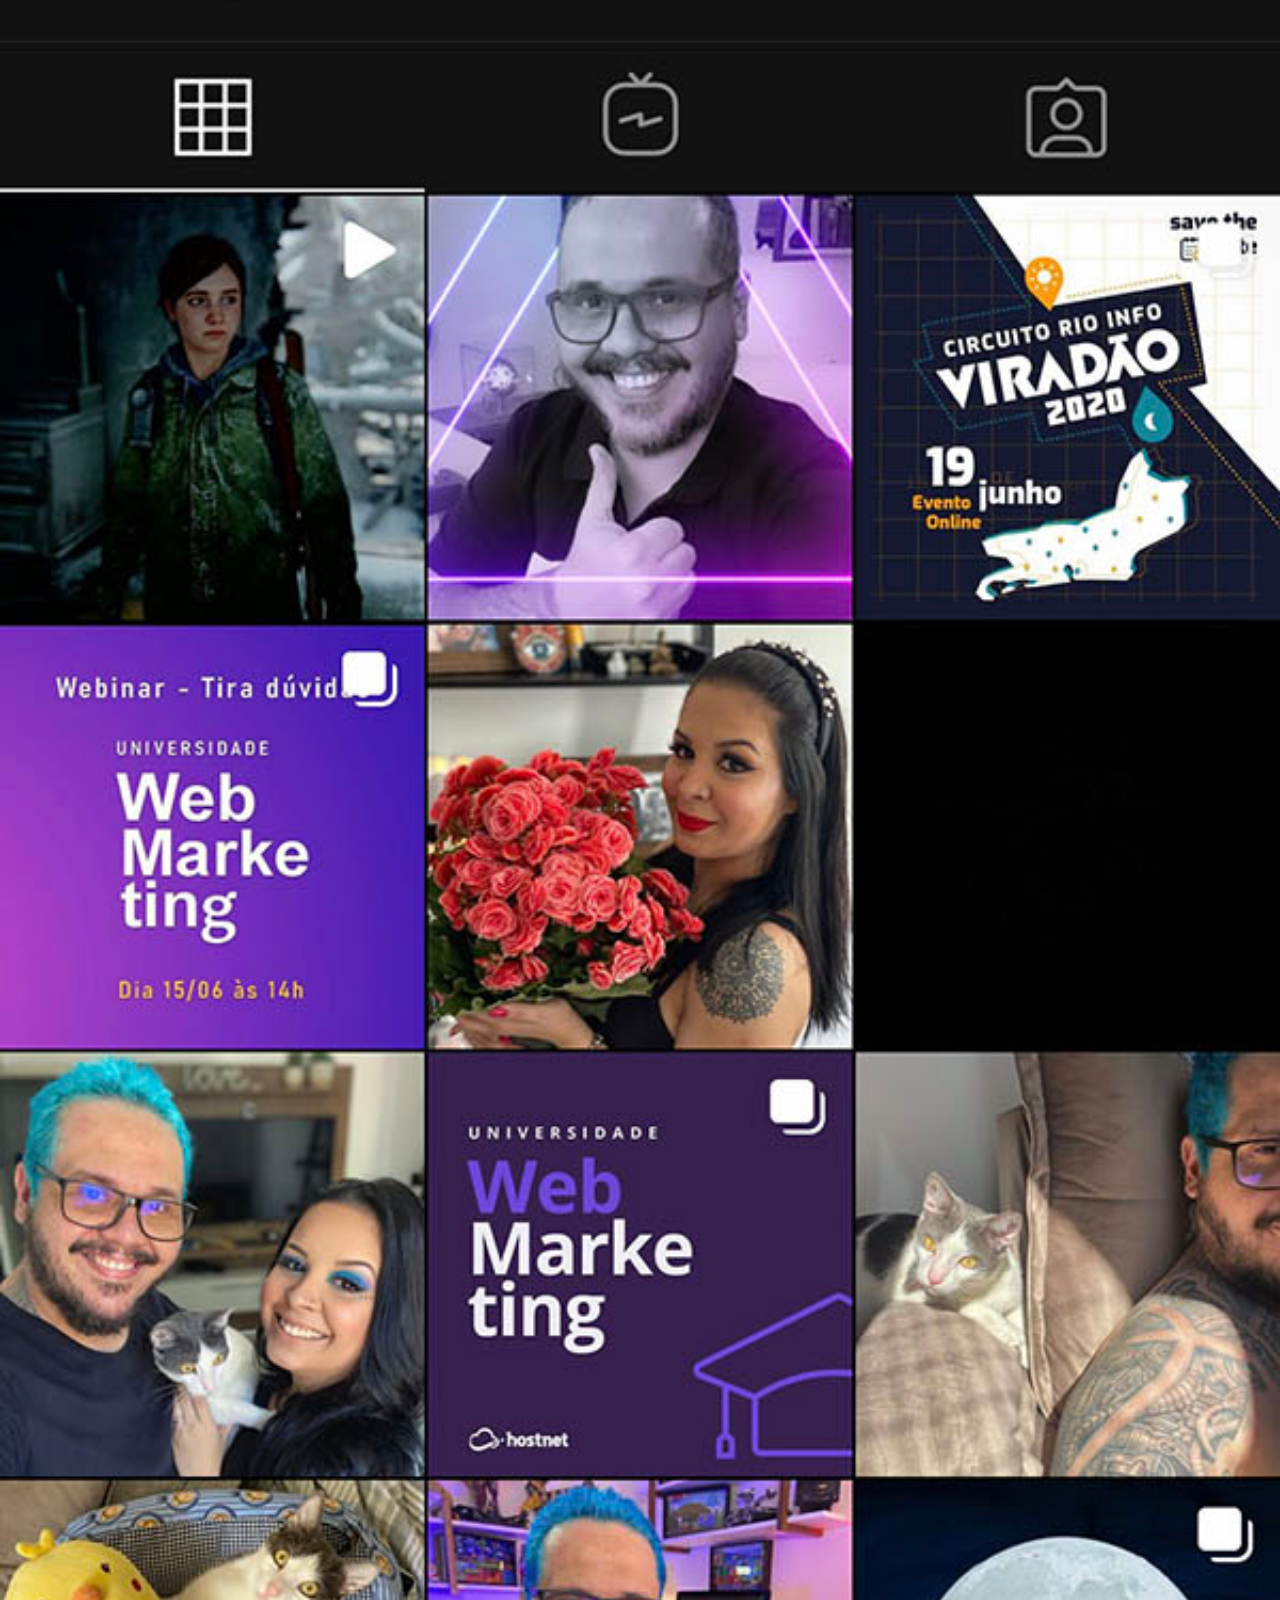
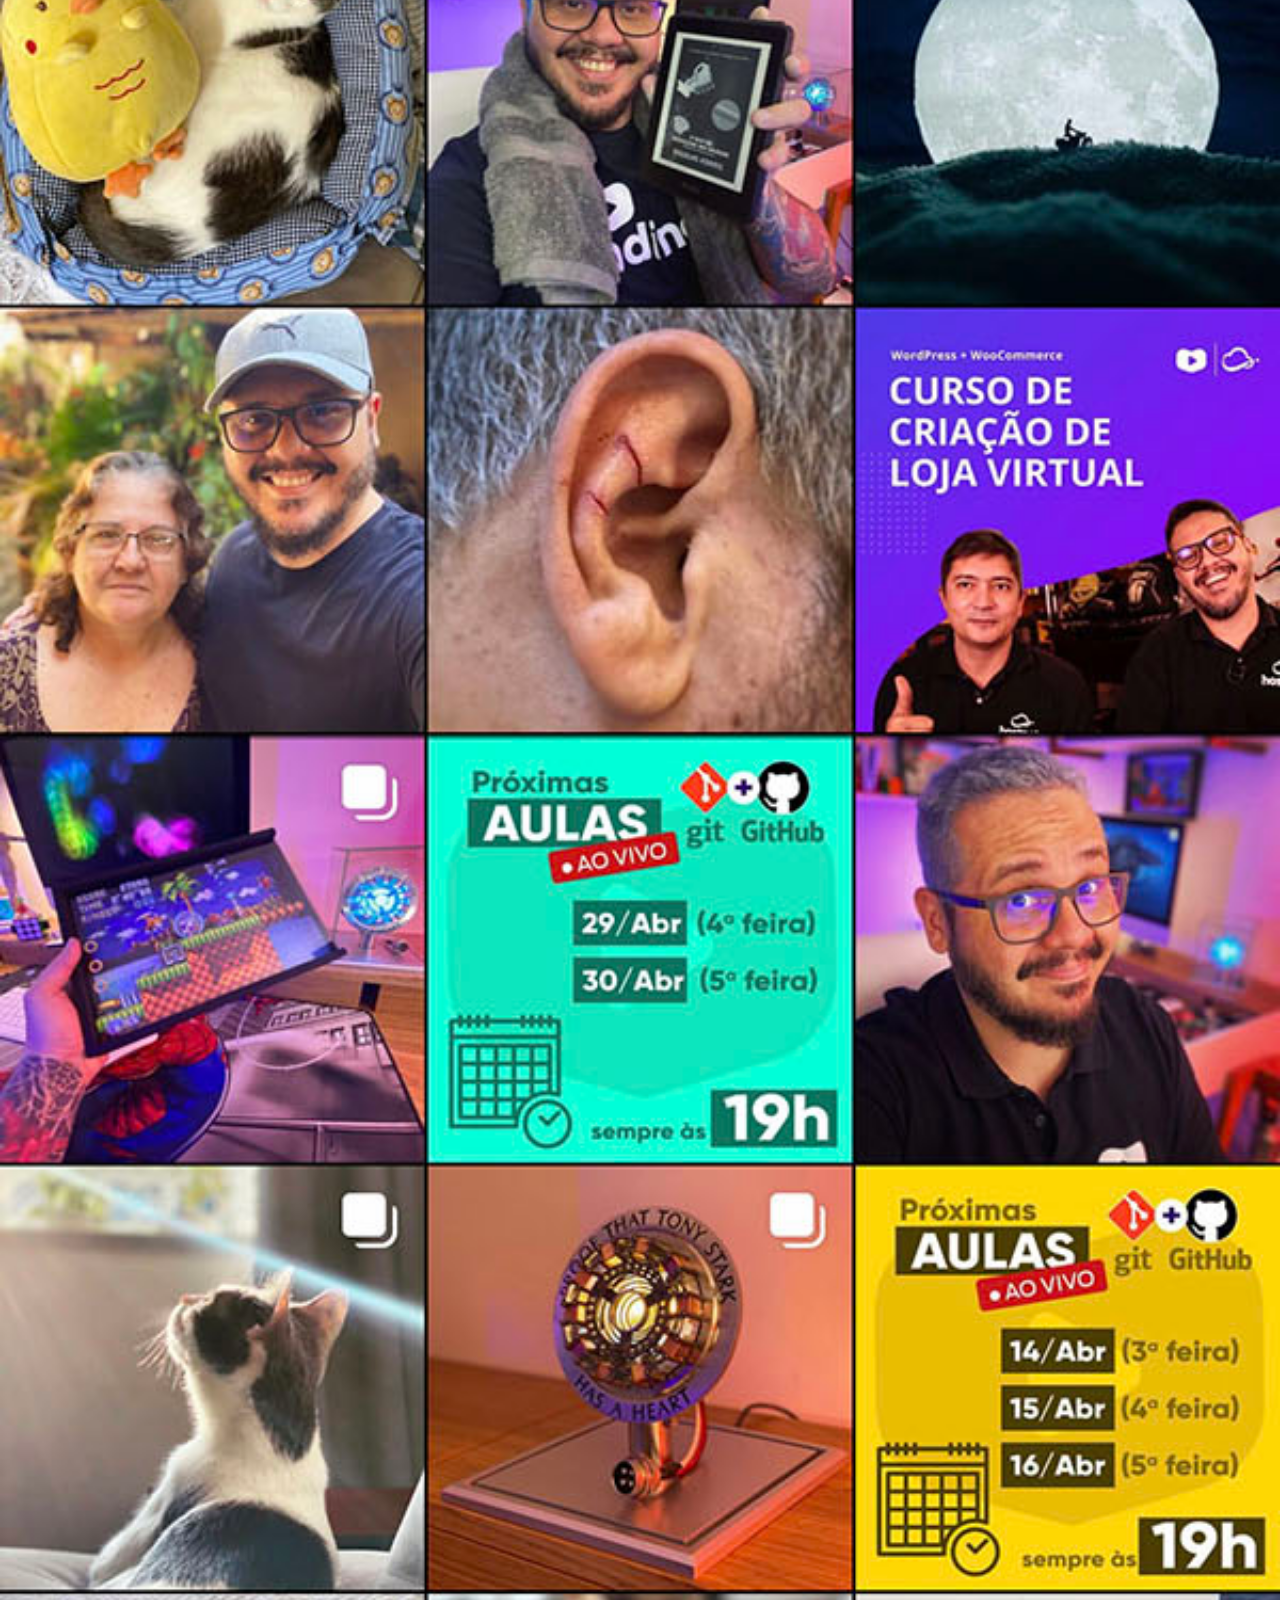
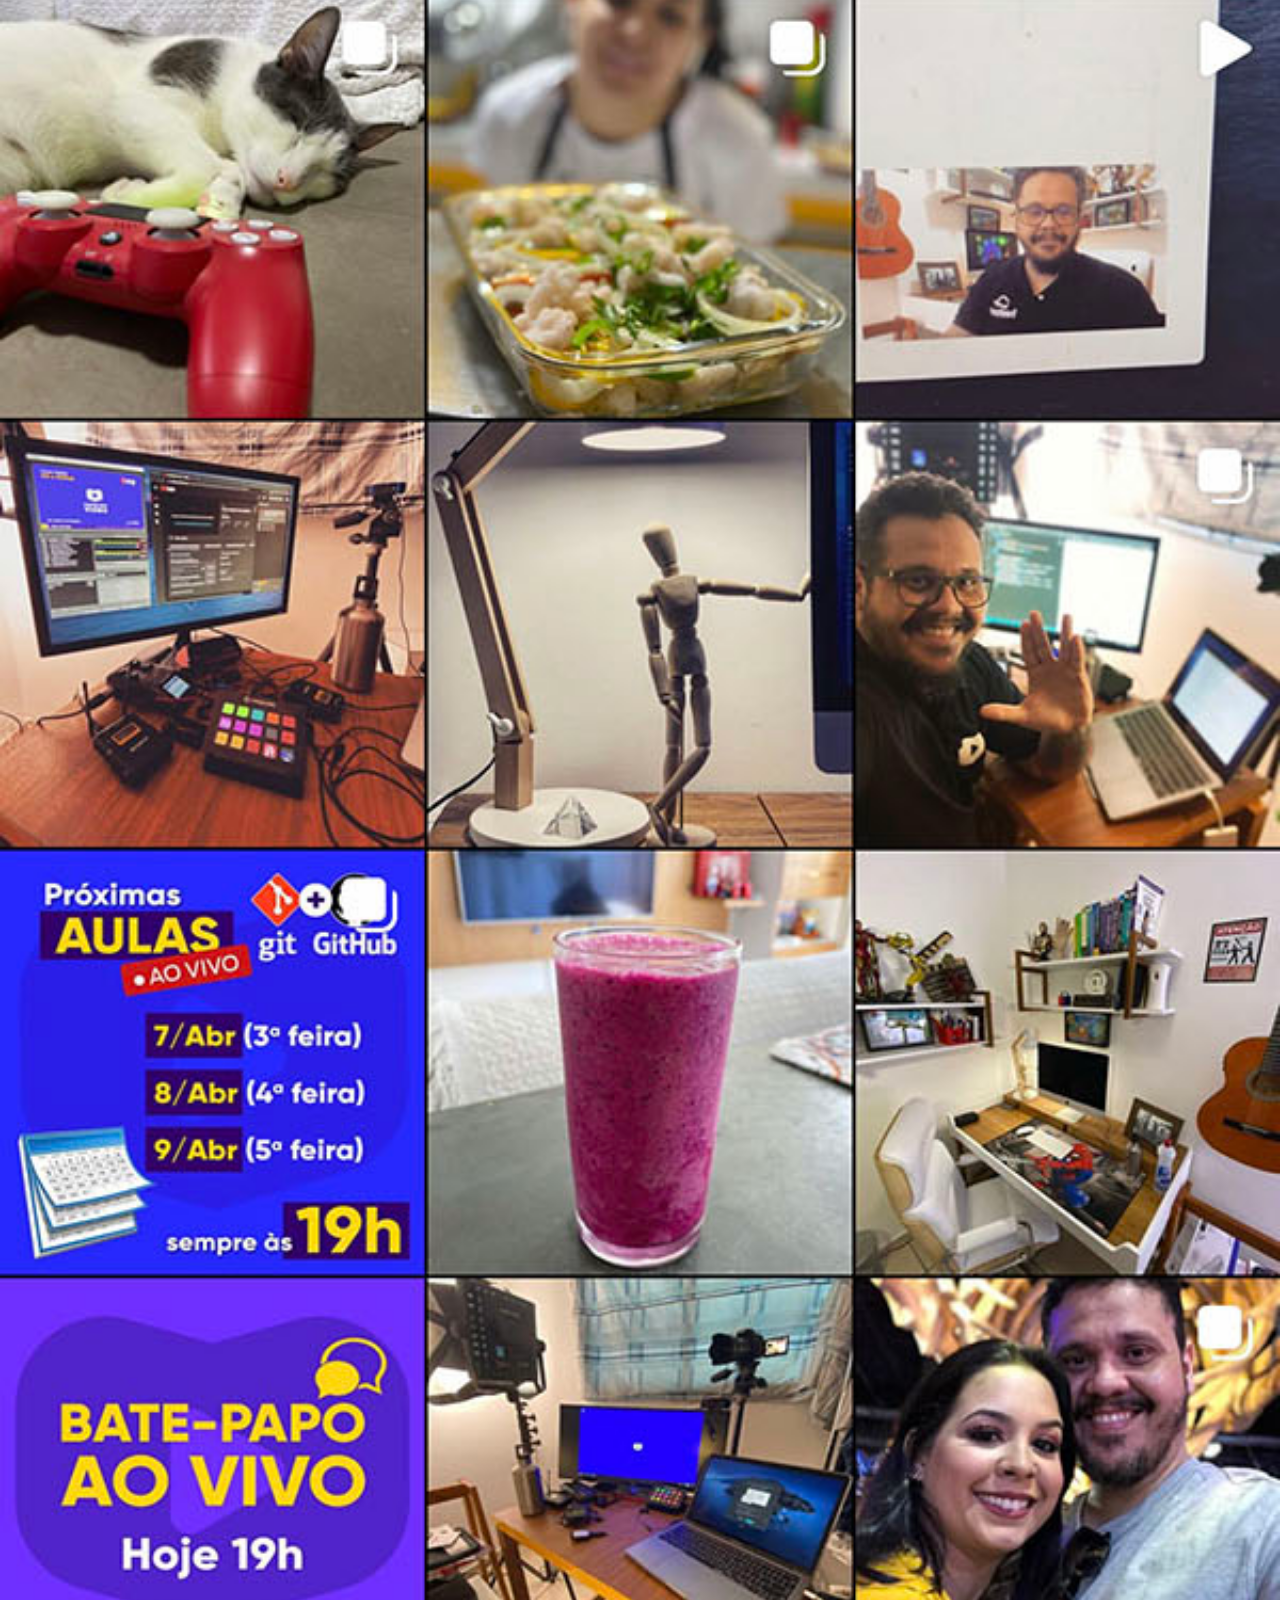
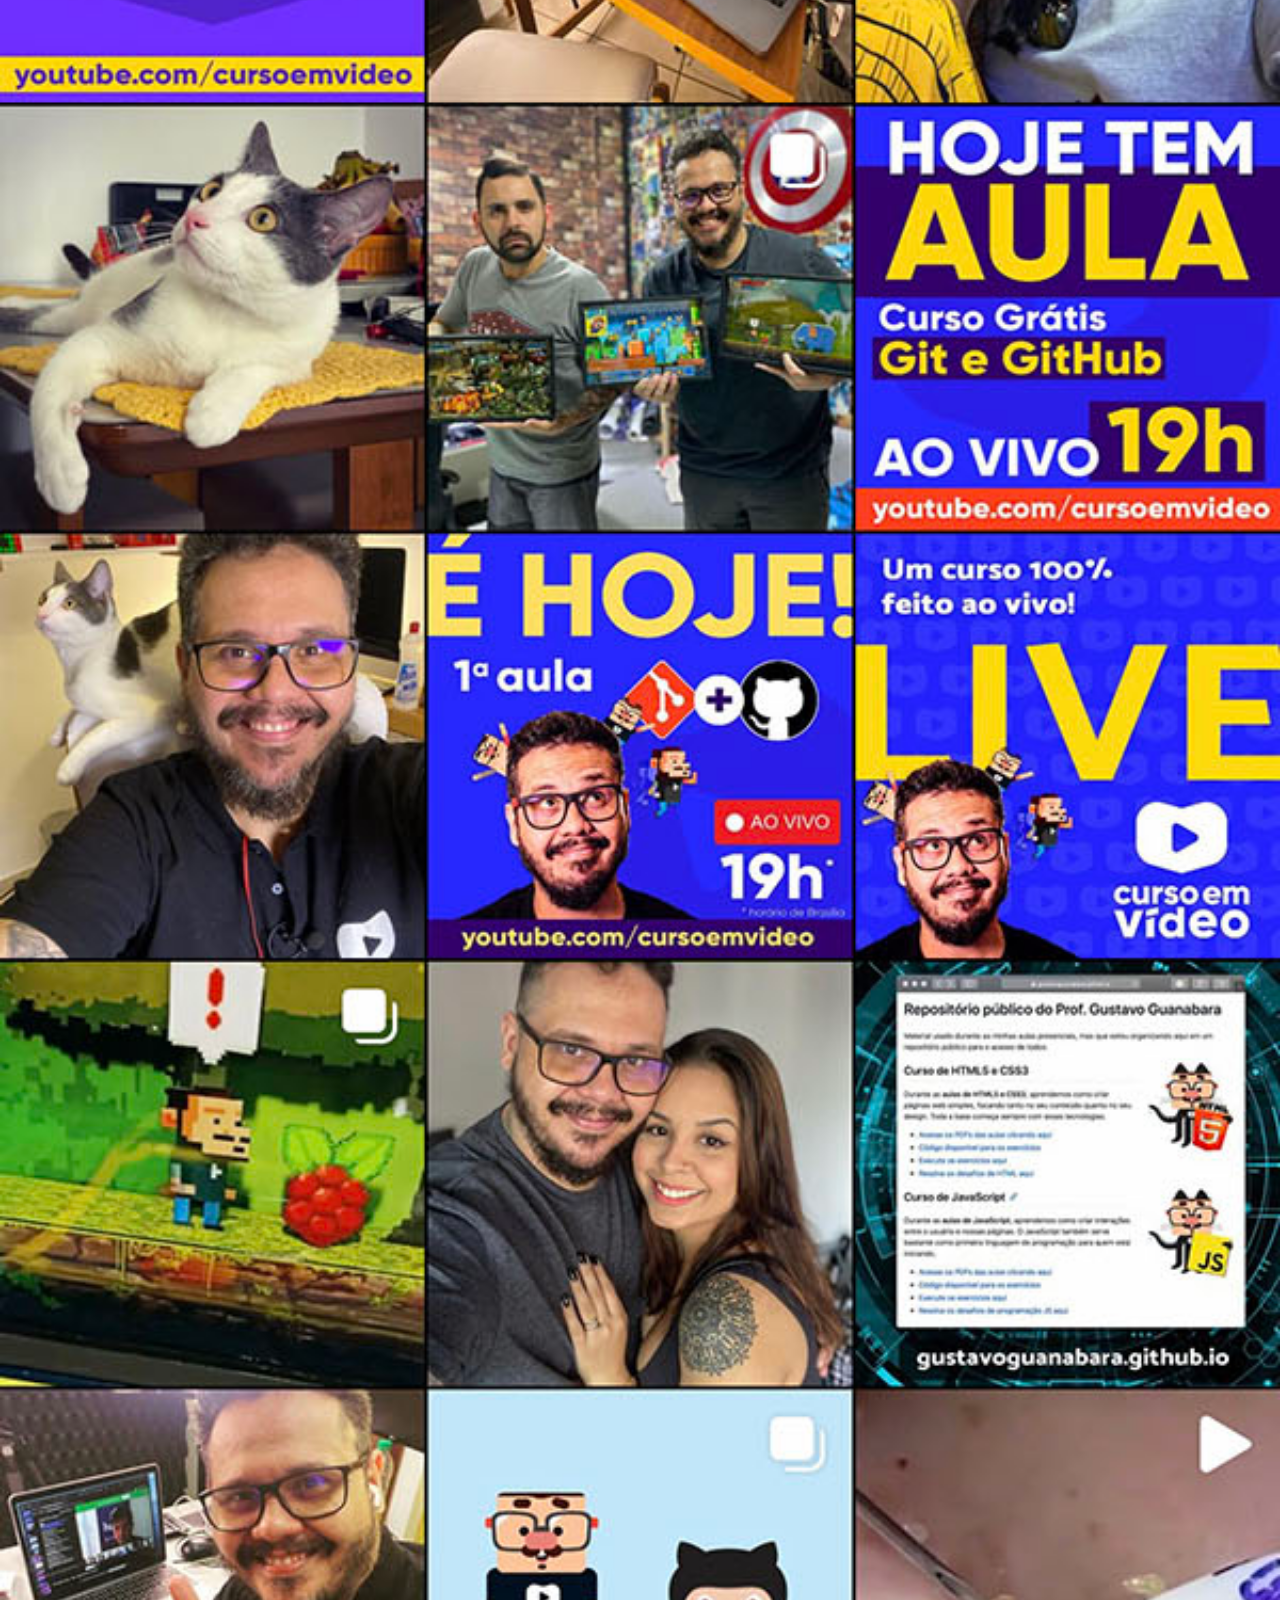
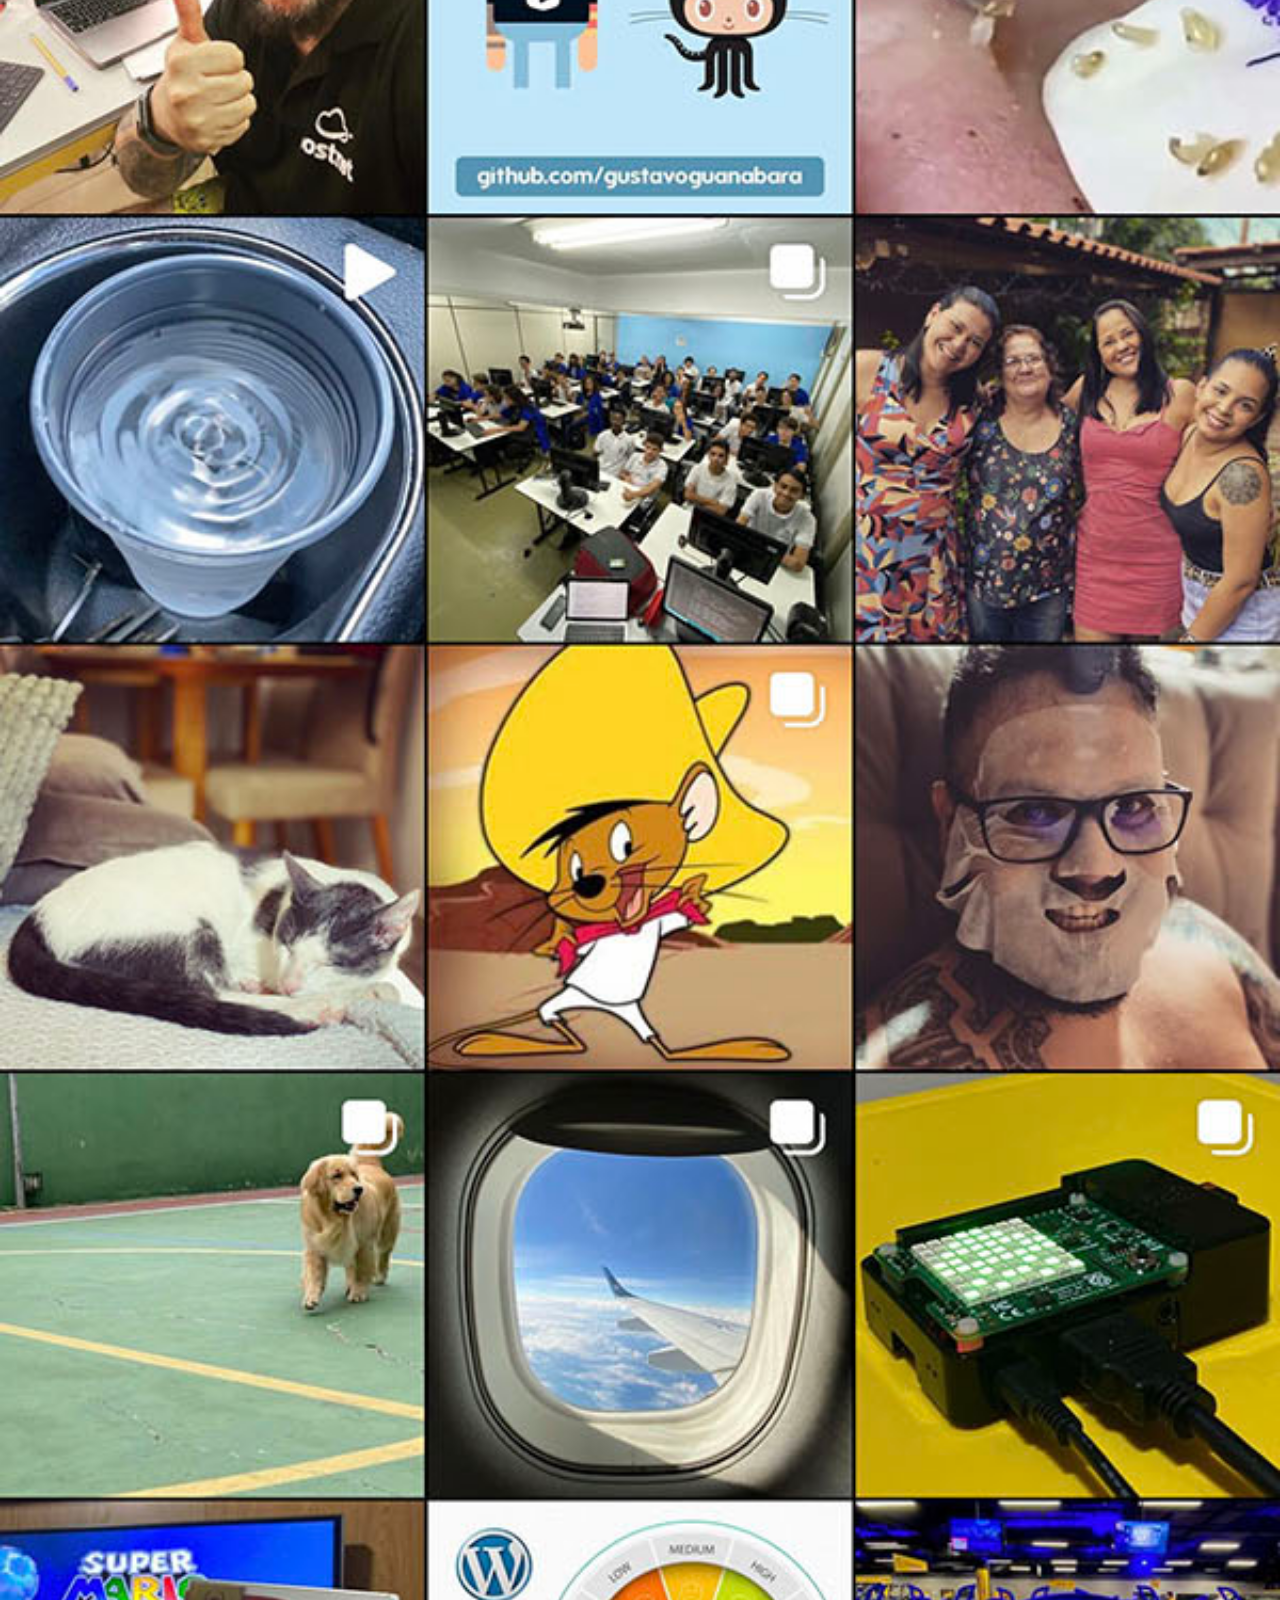
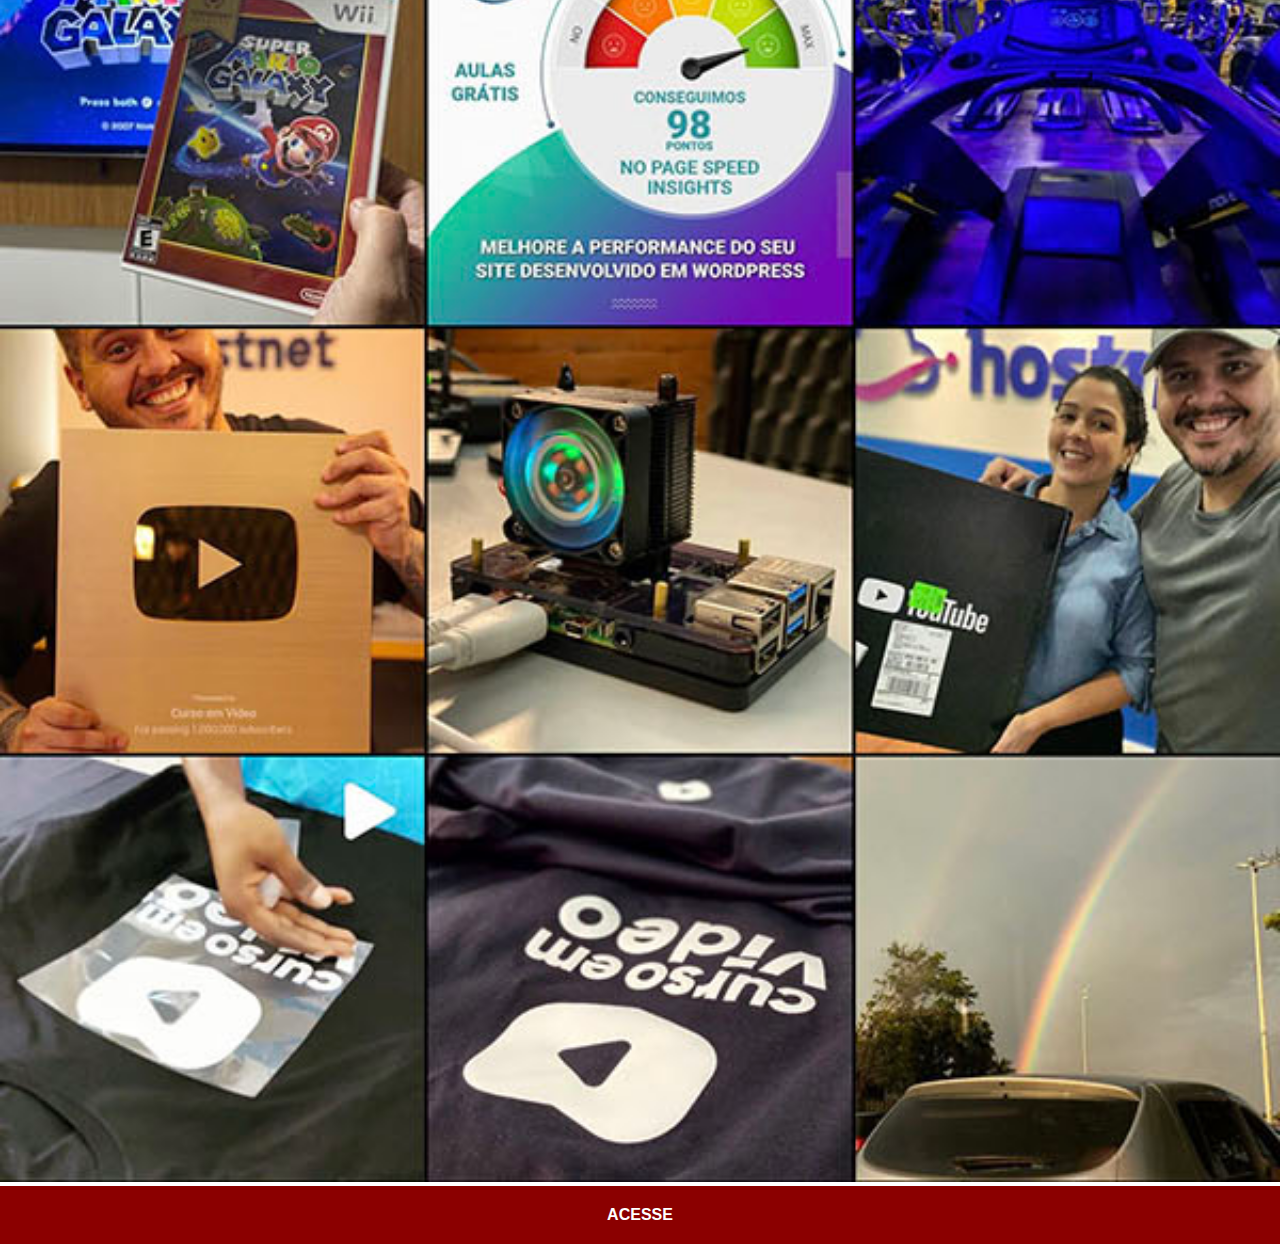
<file: instagram.html>
<!DOCTYPE html>
<html lang="pt-pt">
<head>
    <meta charset="UTF-8">
    <meta name="viewport" content="width=device-width, initial-scale=1.0">
    <title>Document</title>
    <link rel="stylesheet" href="estilos/style-links.css">
</head>
<body>
    <img src="imagens/tela-instagram.jpg" alt="youtube">
    <a href="https://www.instagram.com" target="_blank">ACESSE</a>
</body>
</html>
</file>
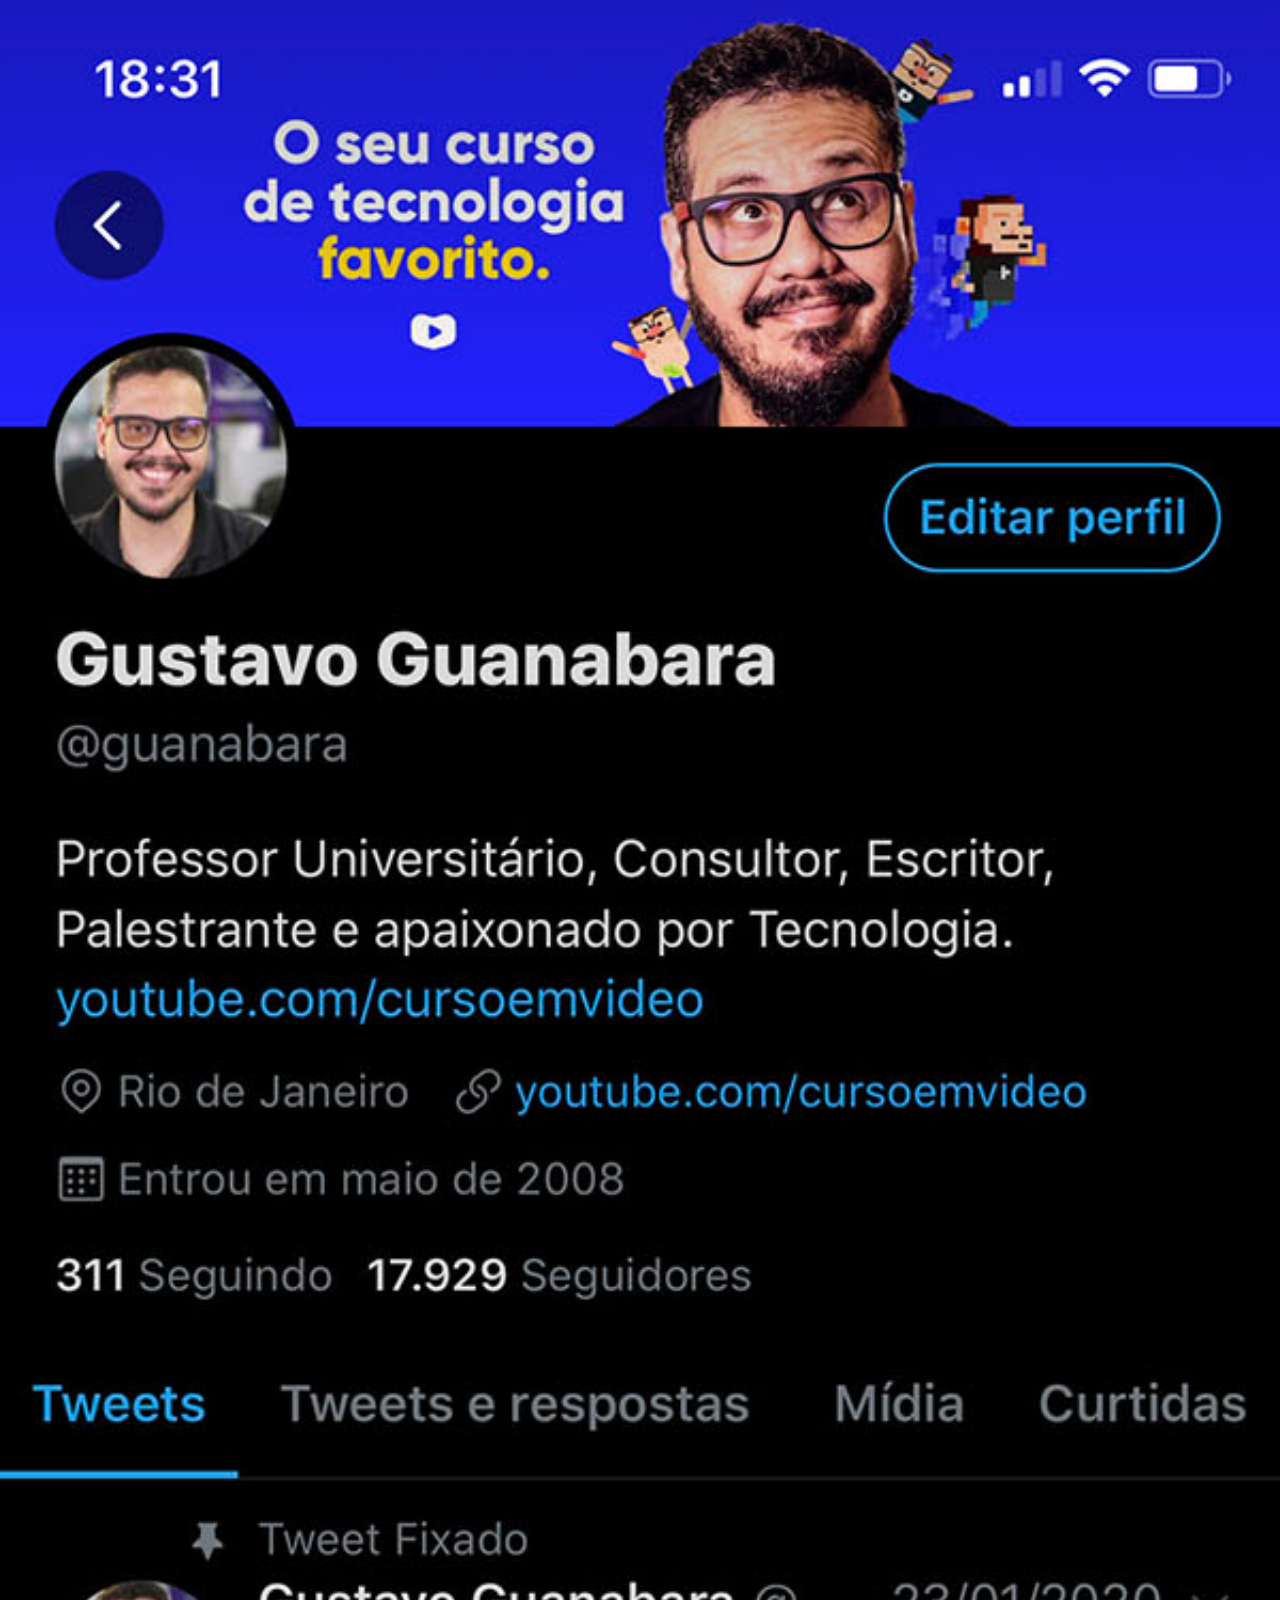
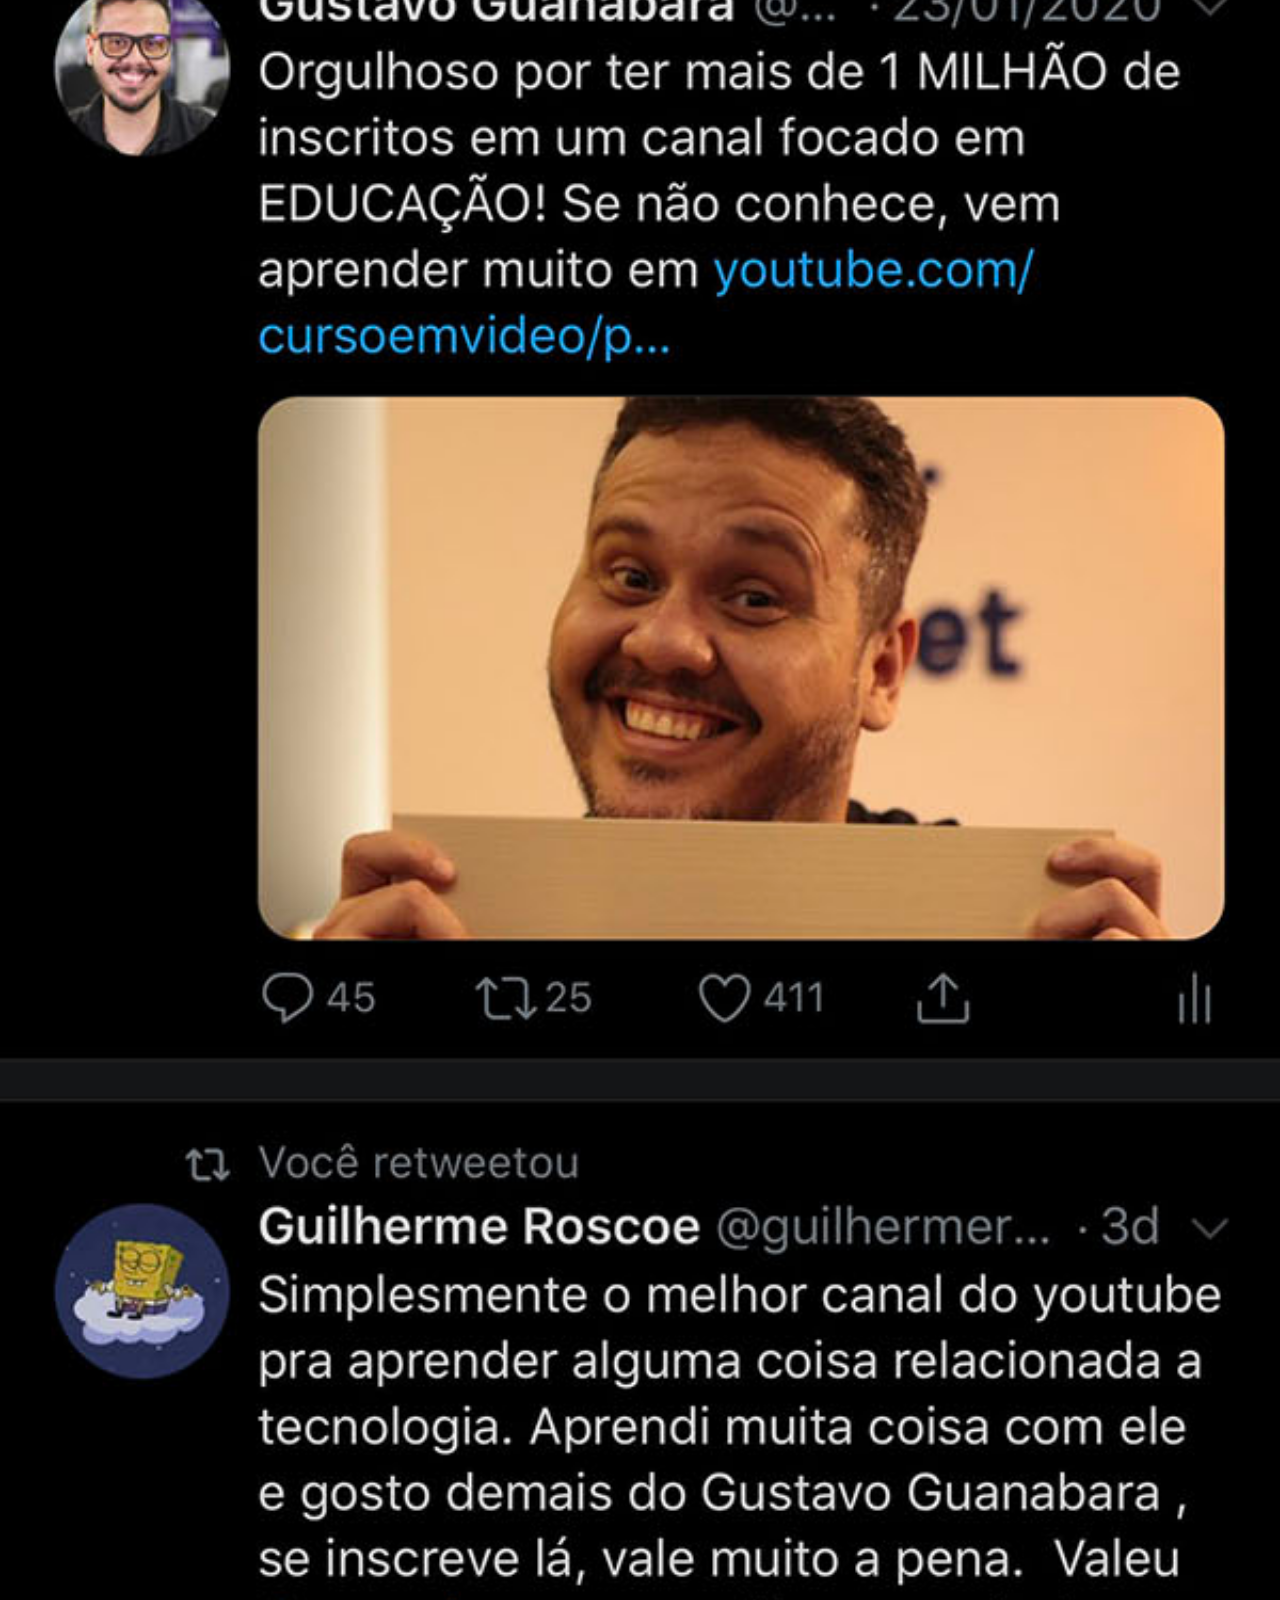
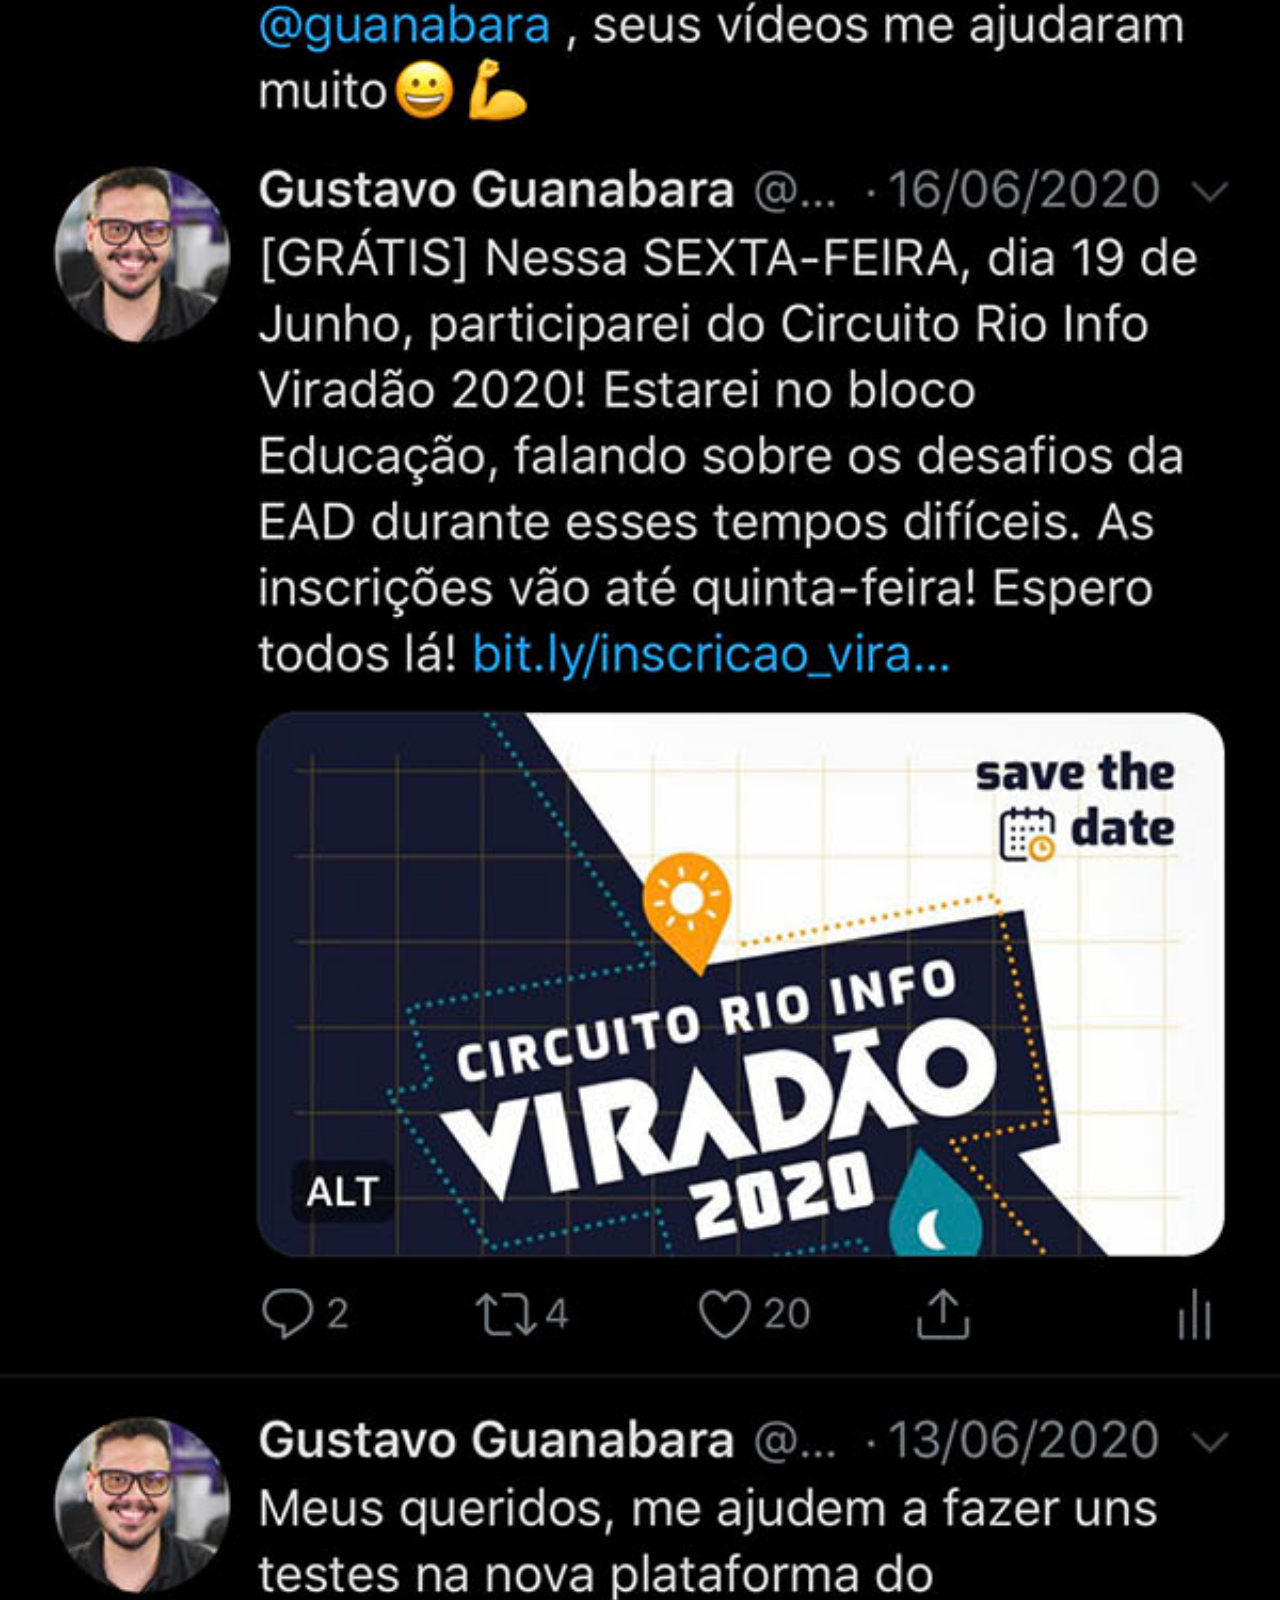
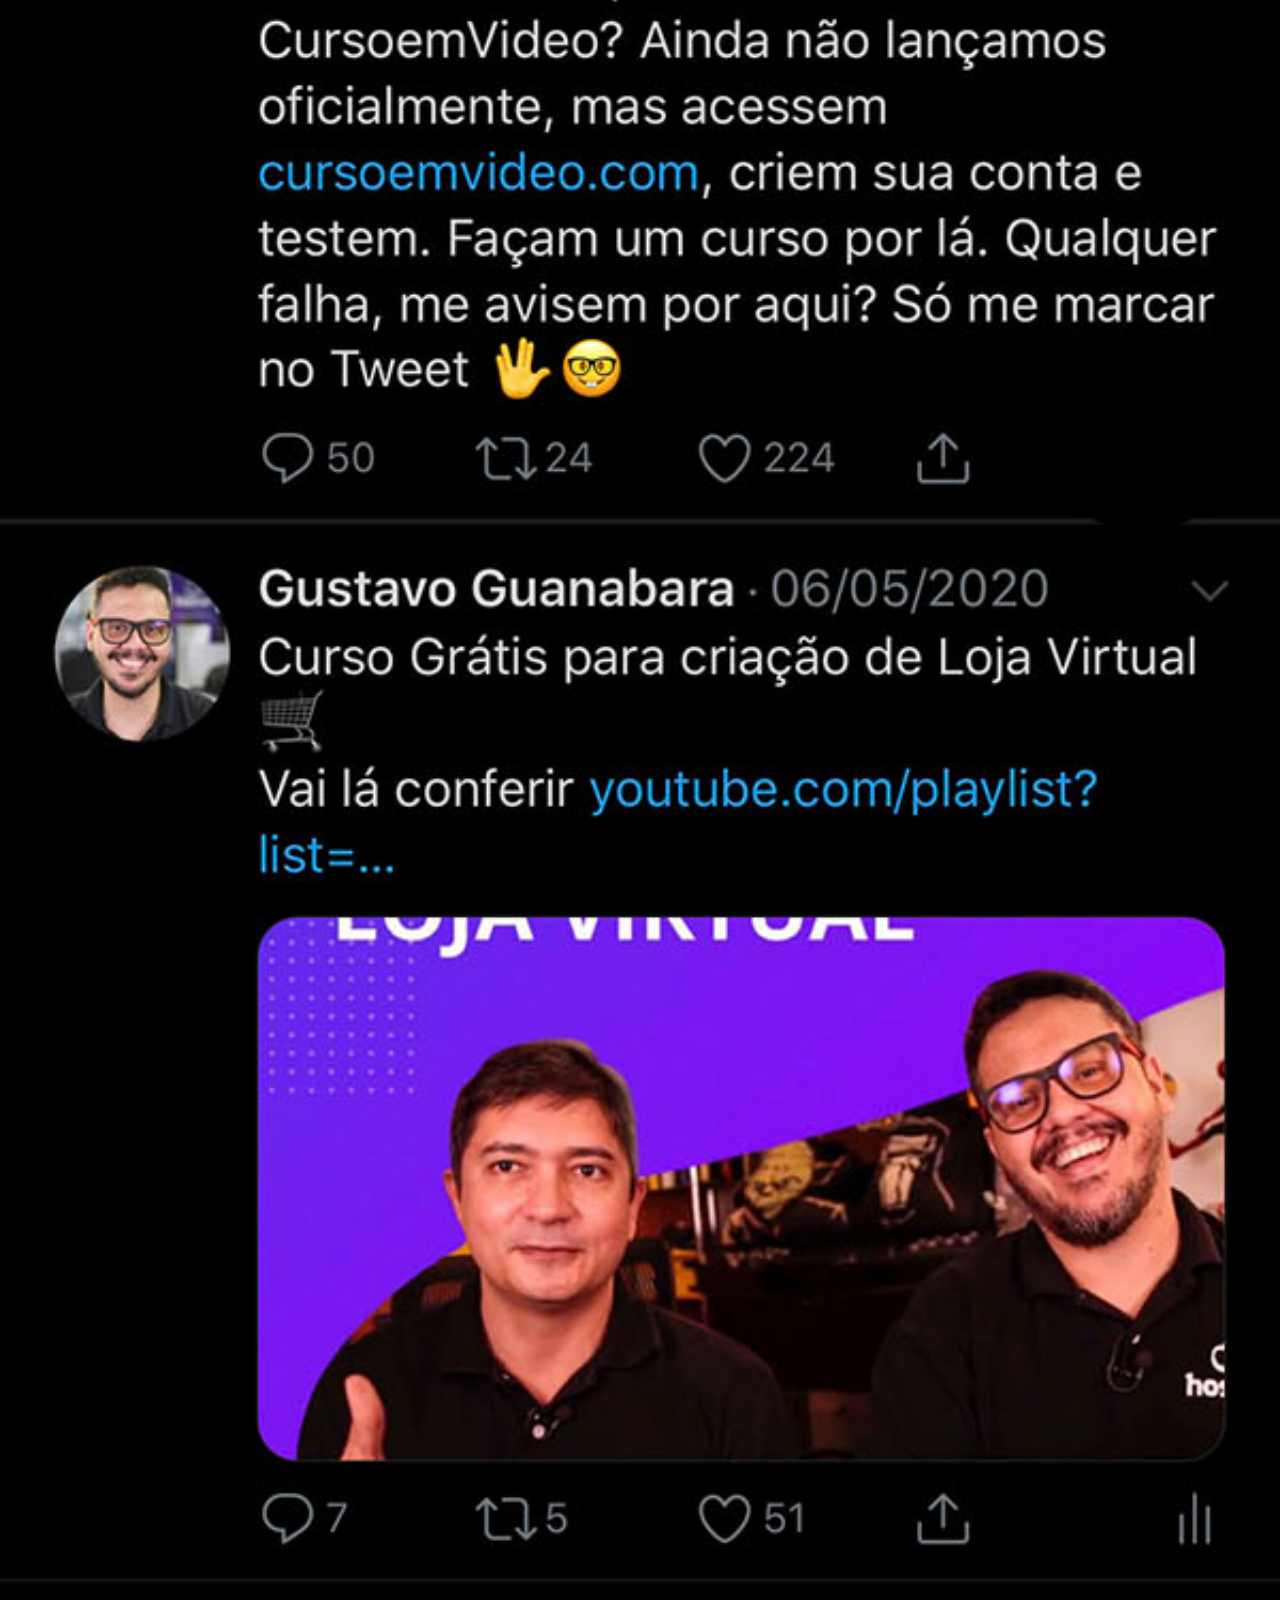
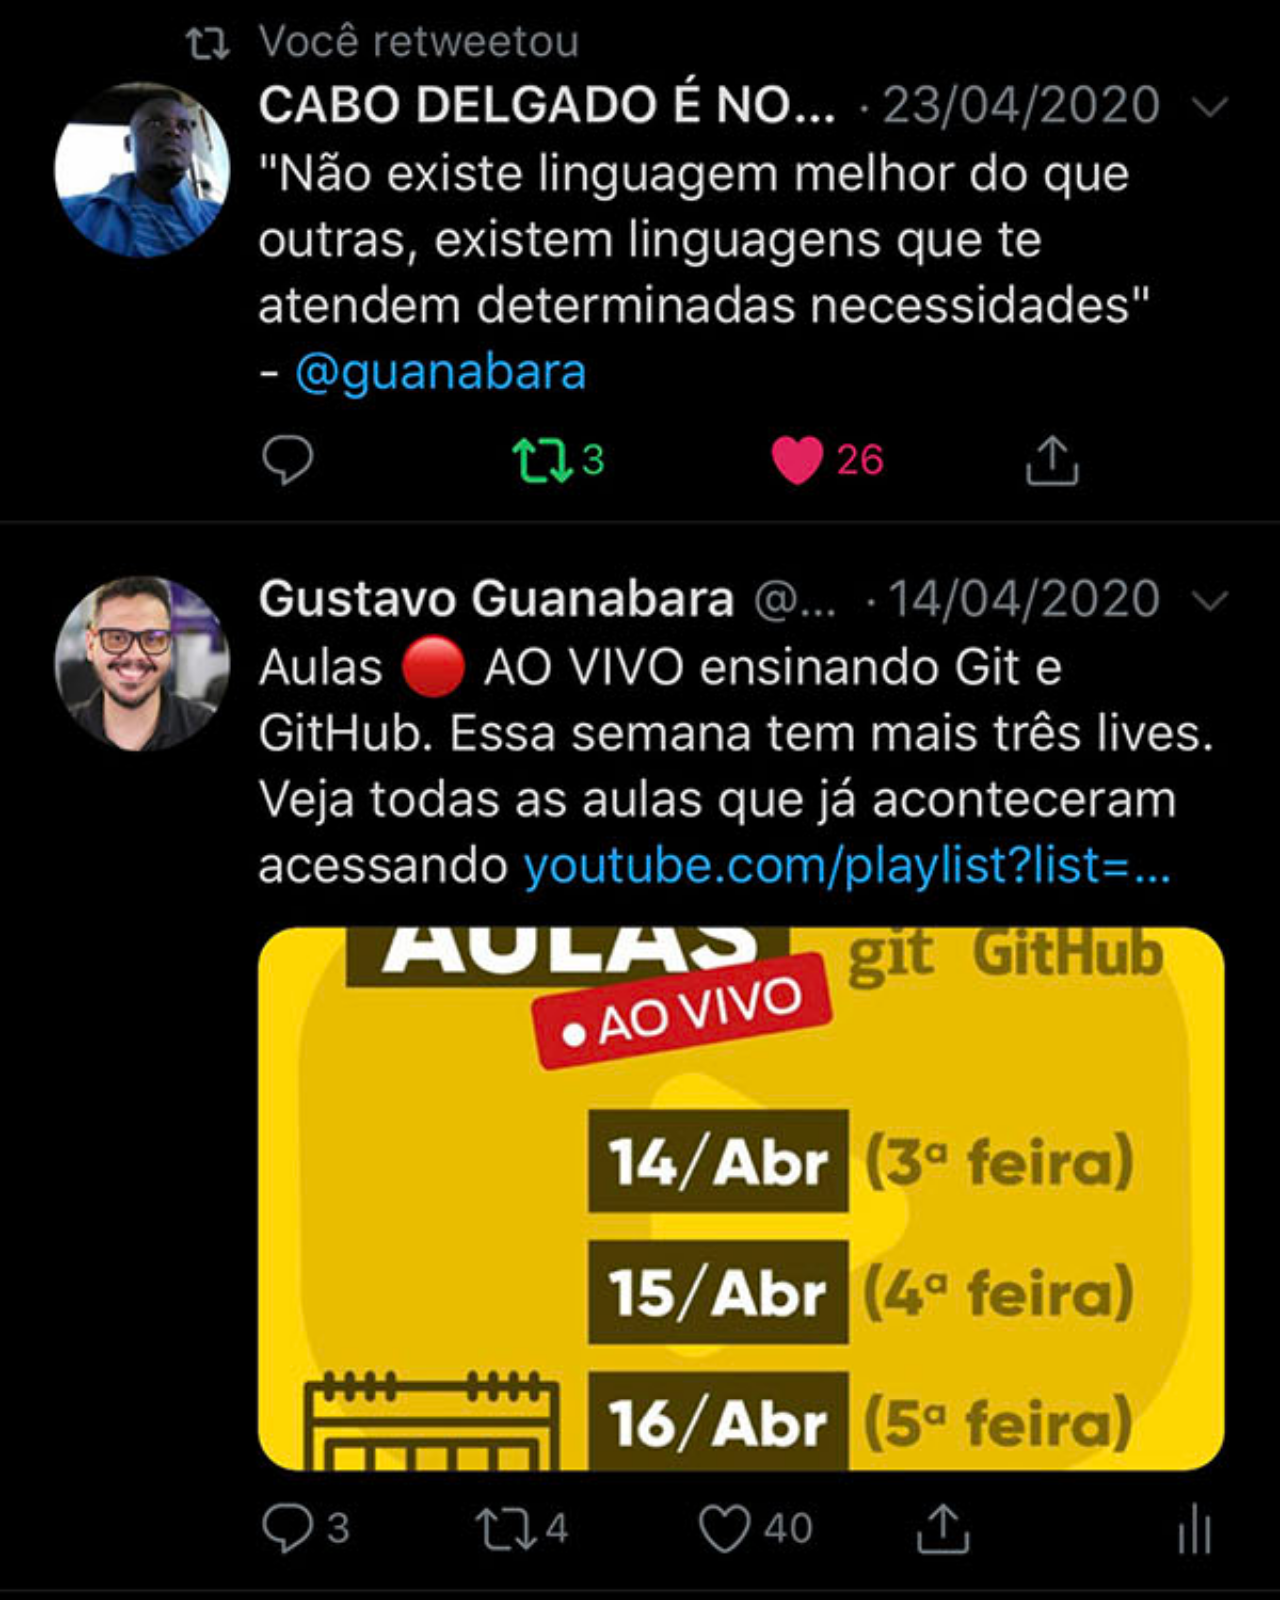
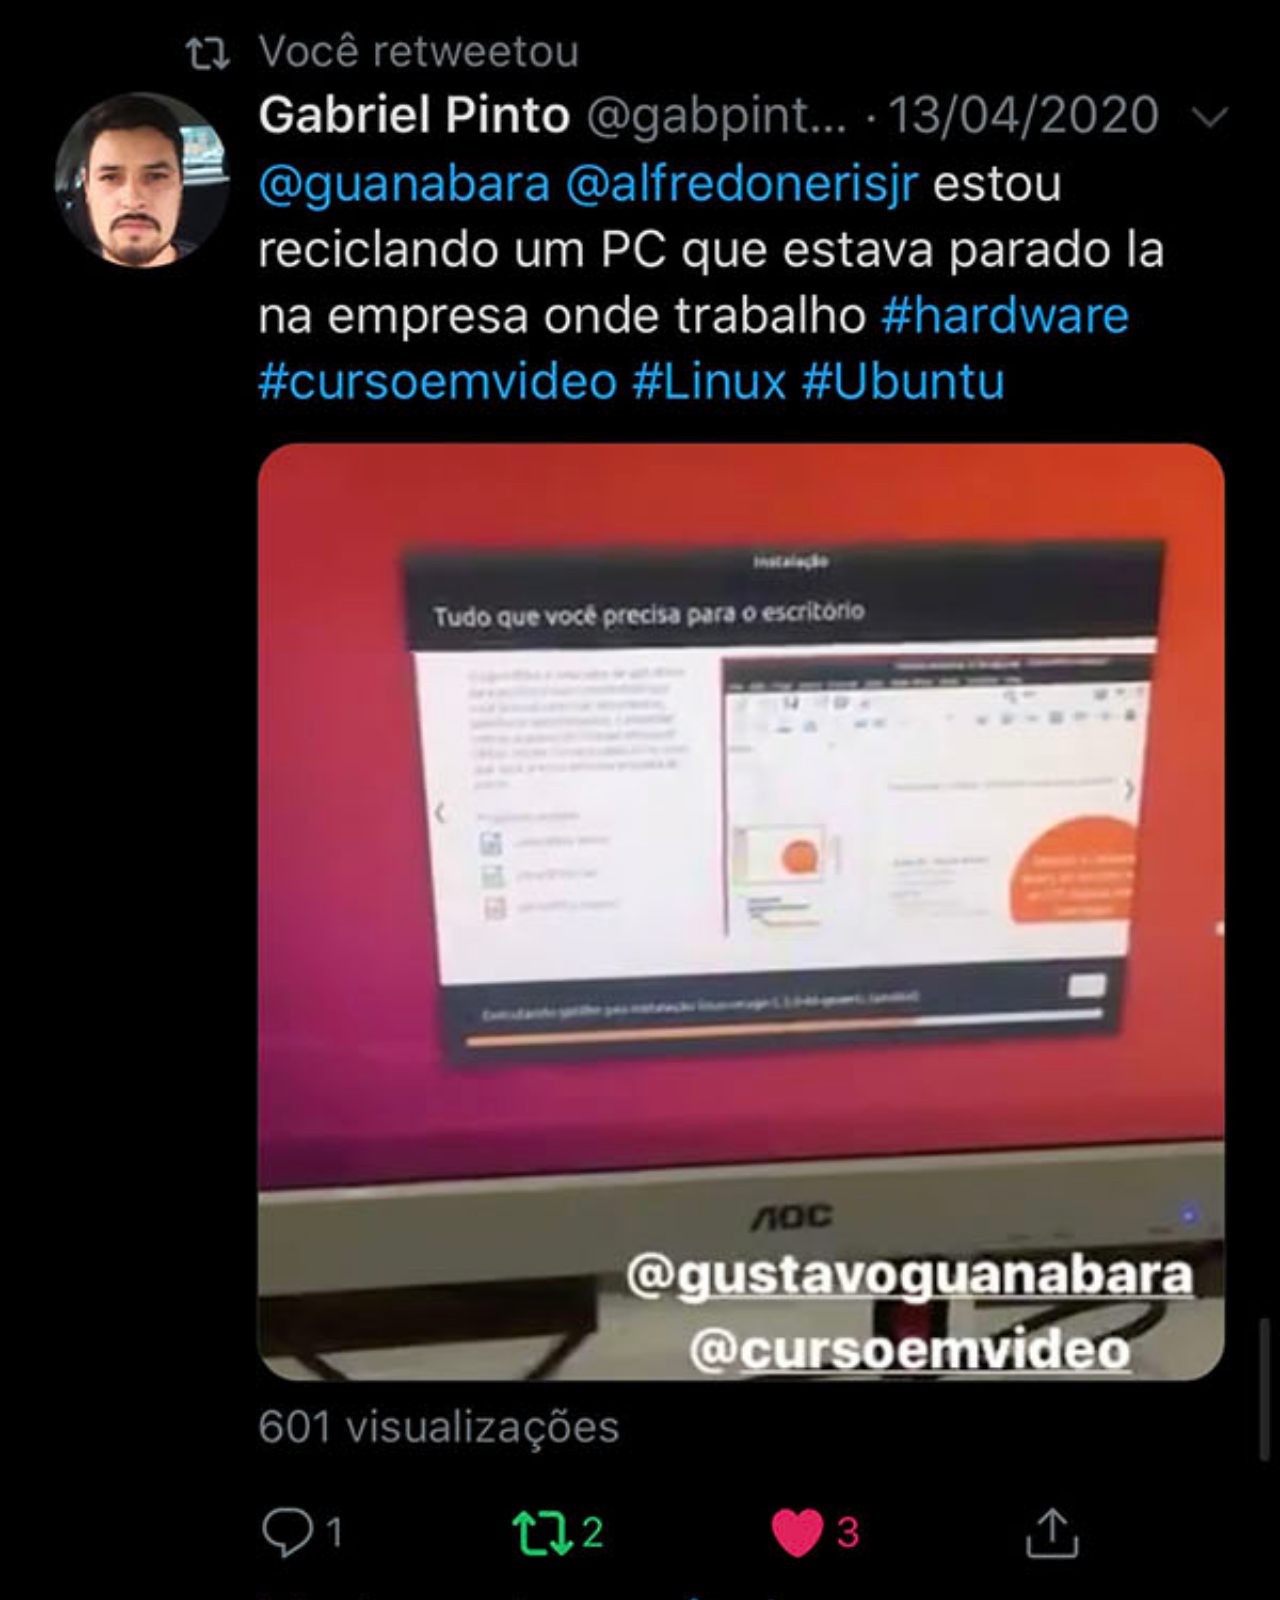
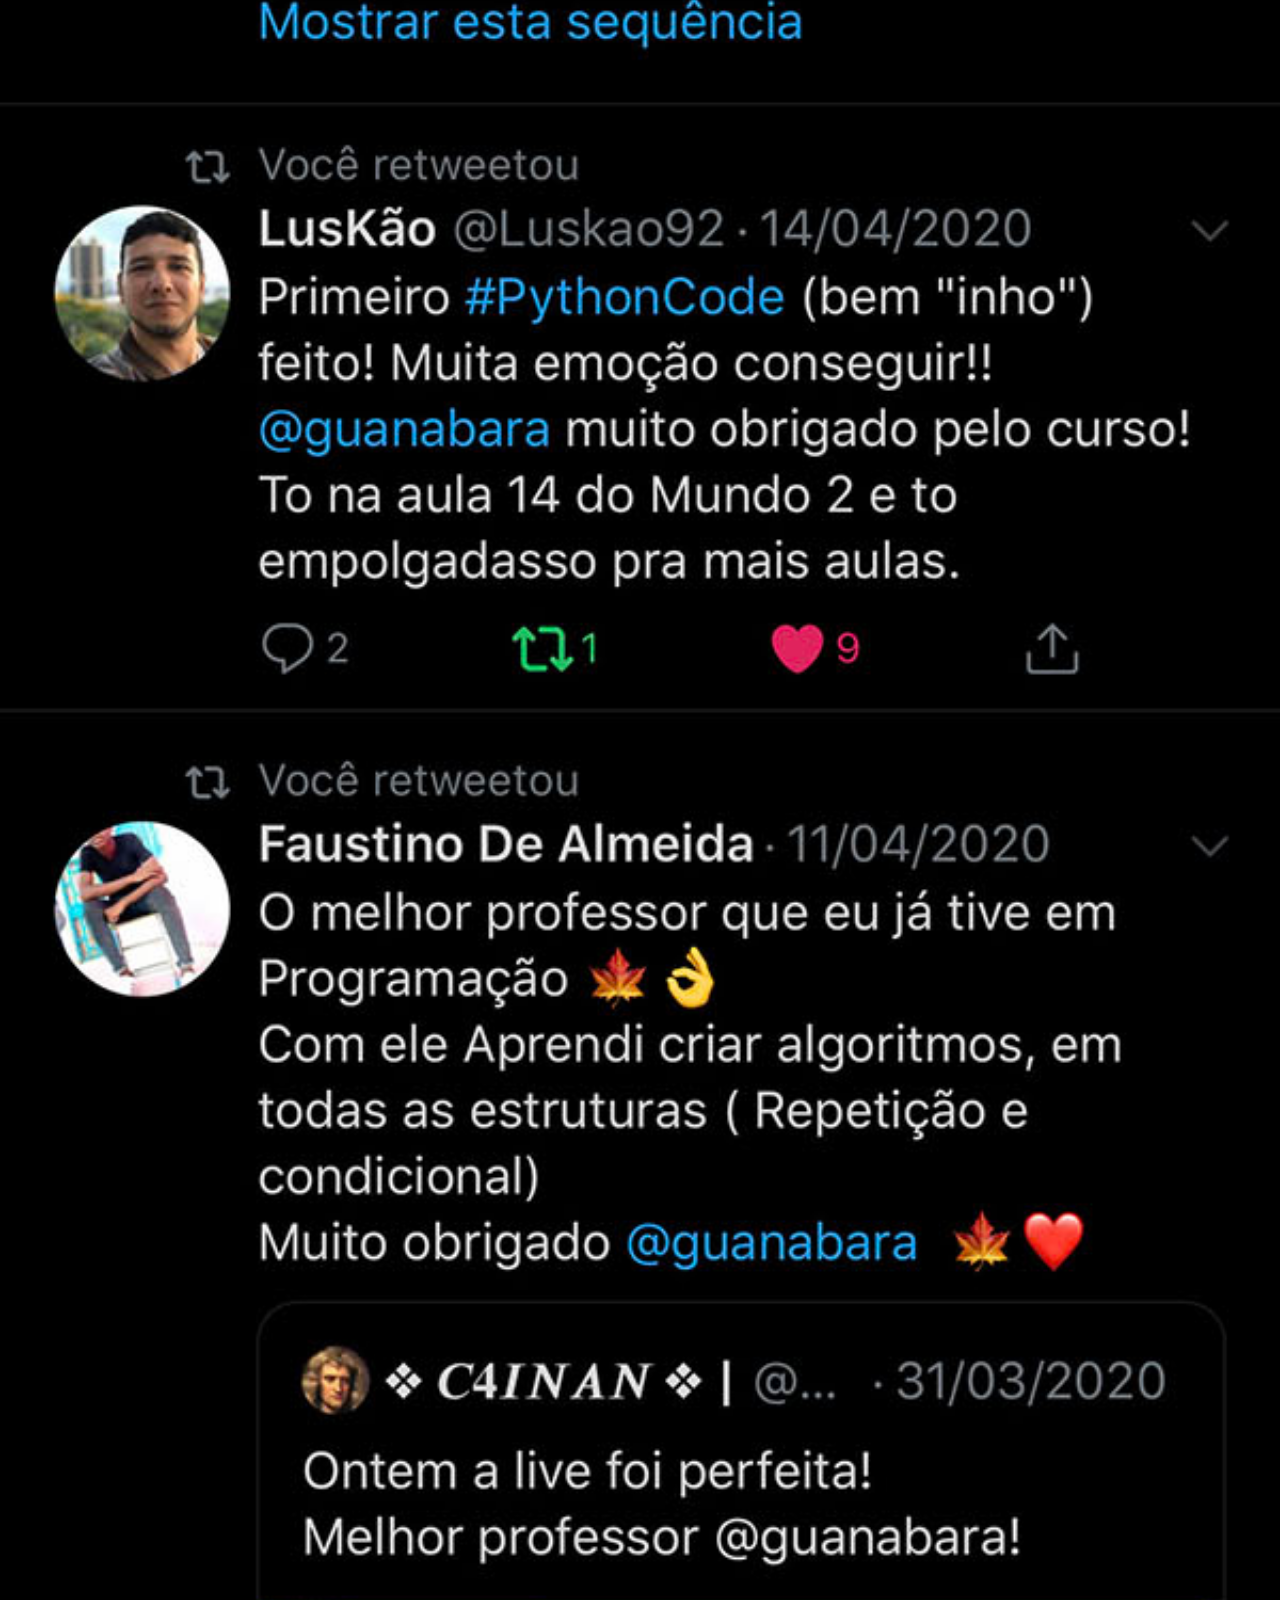
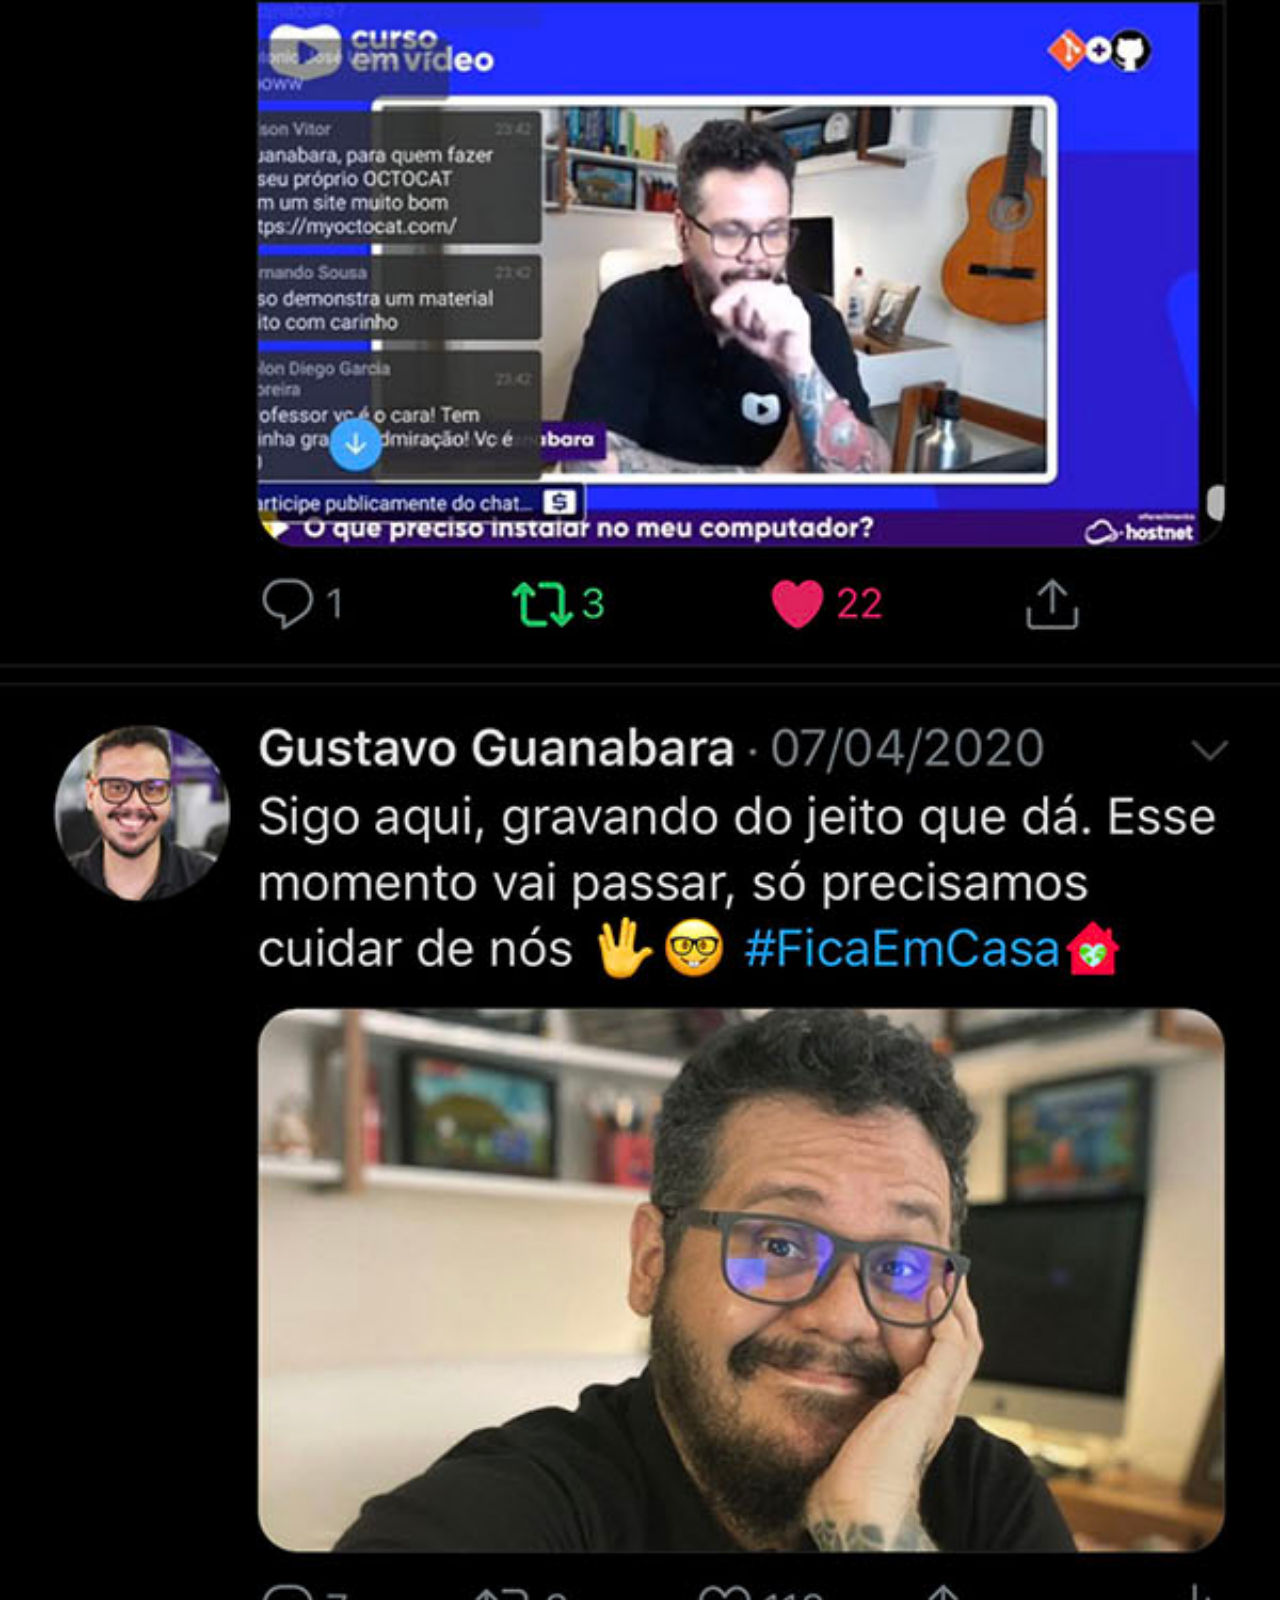
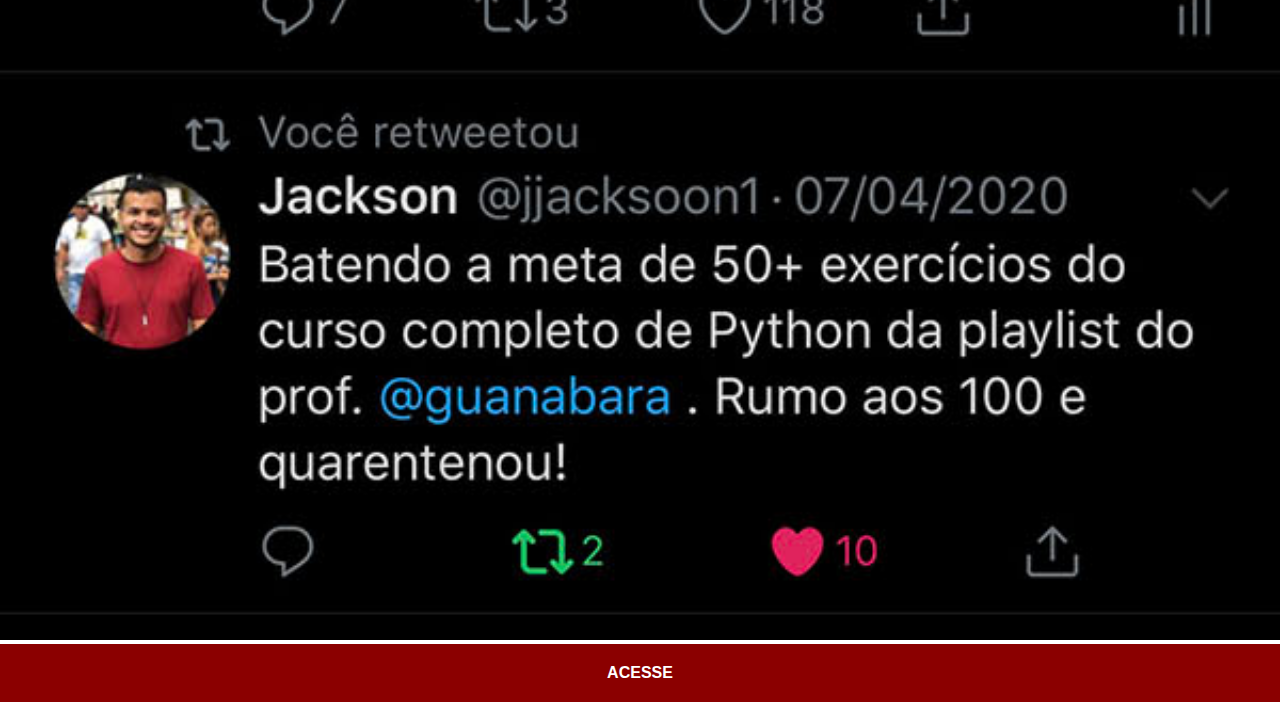
<file: redex.html>
<!DOCTYPE html>
<html lang="pt-pt">
<head>
    <meta charset="UTF-8">
    <meta name="viewport" content="width=device-width, initial-scale=1.0">
    <title>Document</title>
    <link rel="stylesheet" href="estilos/style-links.css">
</head>
<body>
    <img src="imagens/tela-twitter.jpg" alt="X">
    <a href="https://www.x.com" target="_blank">ACESSE</a>
</body>
</html>
</file>
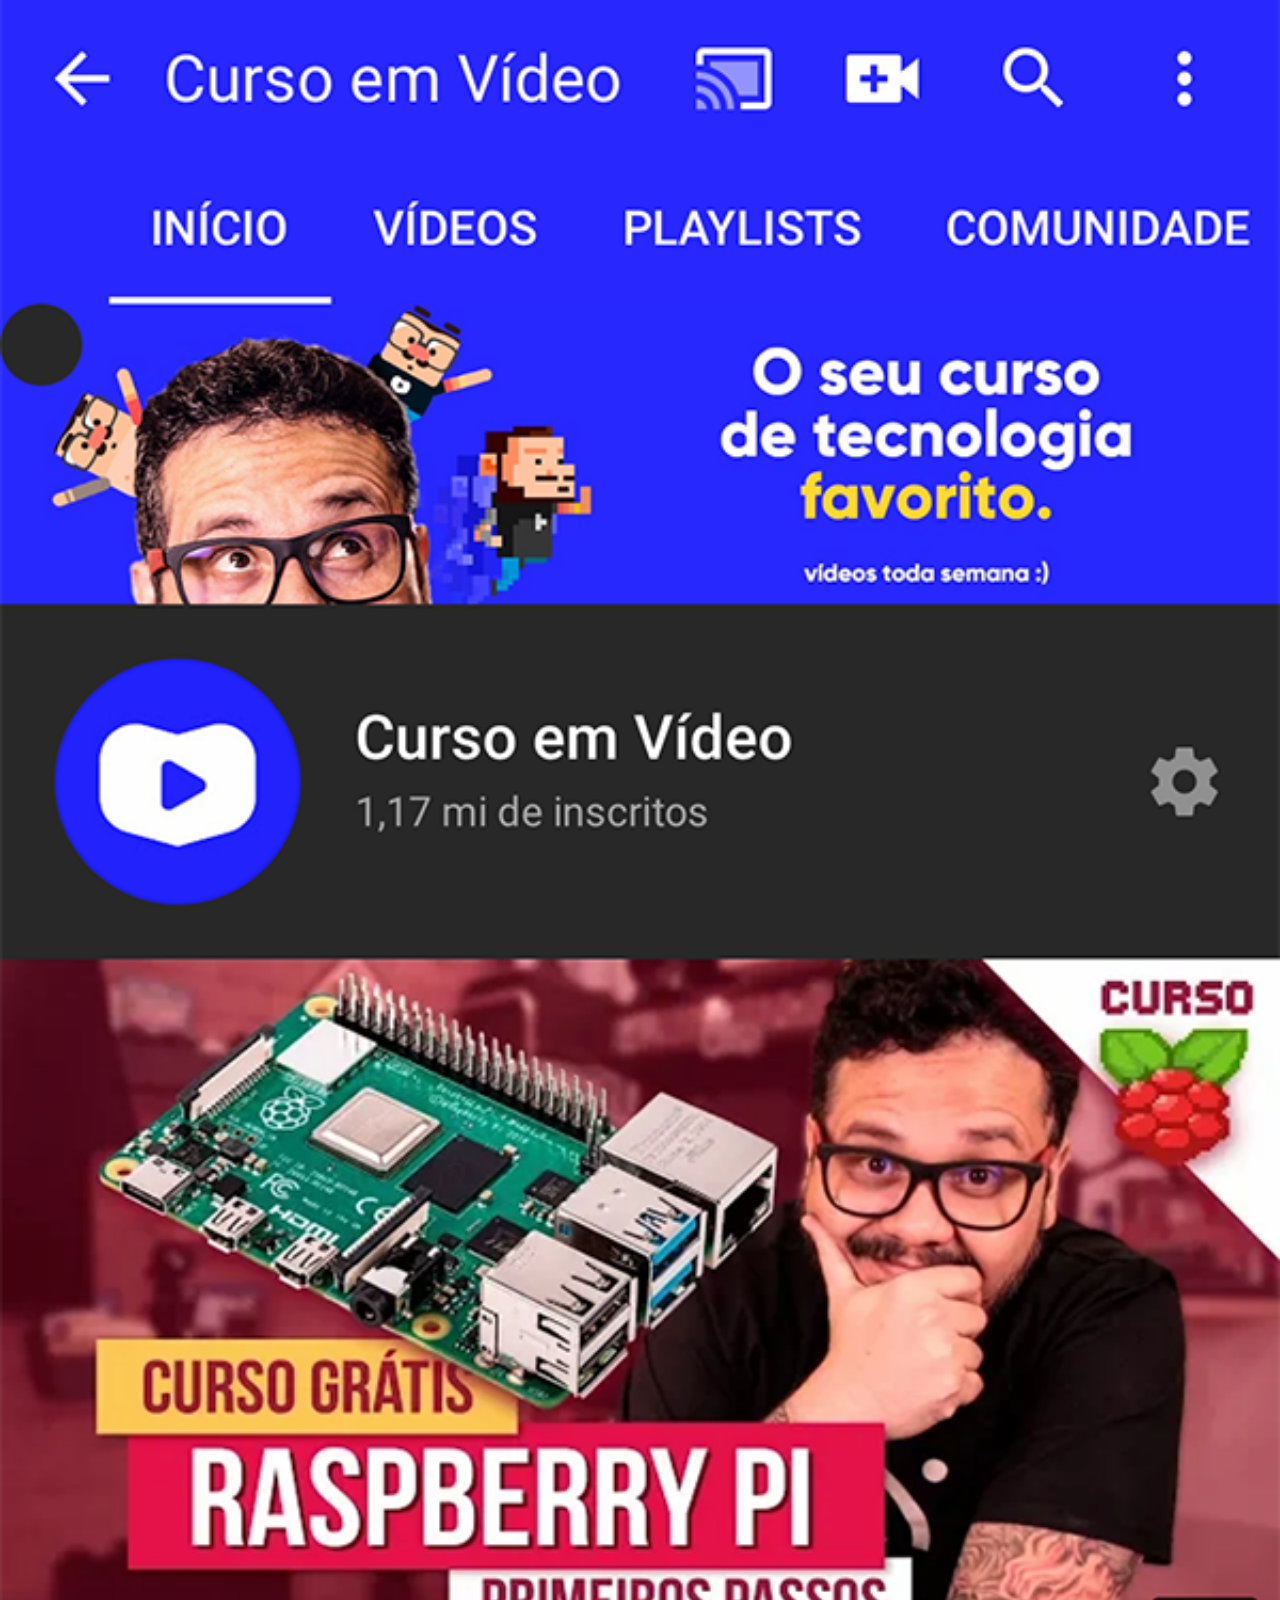
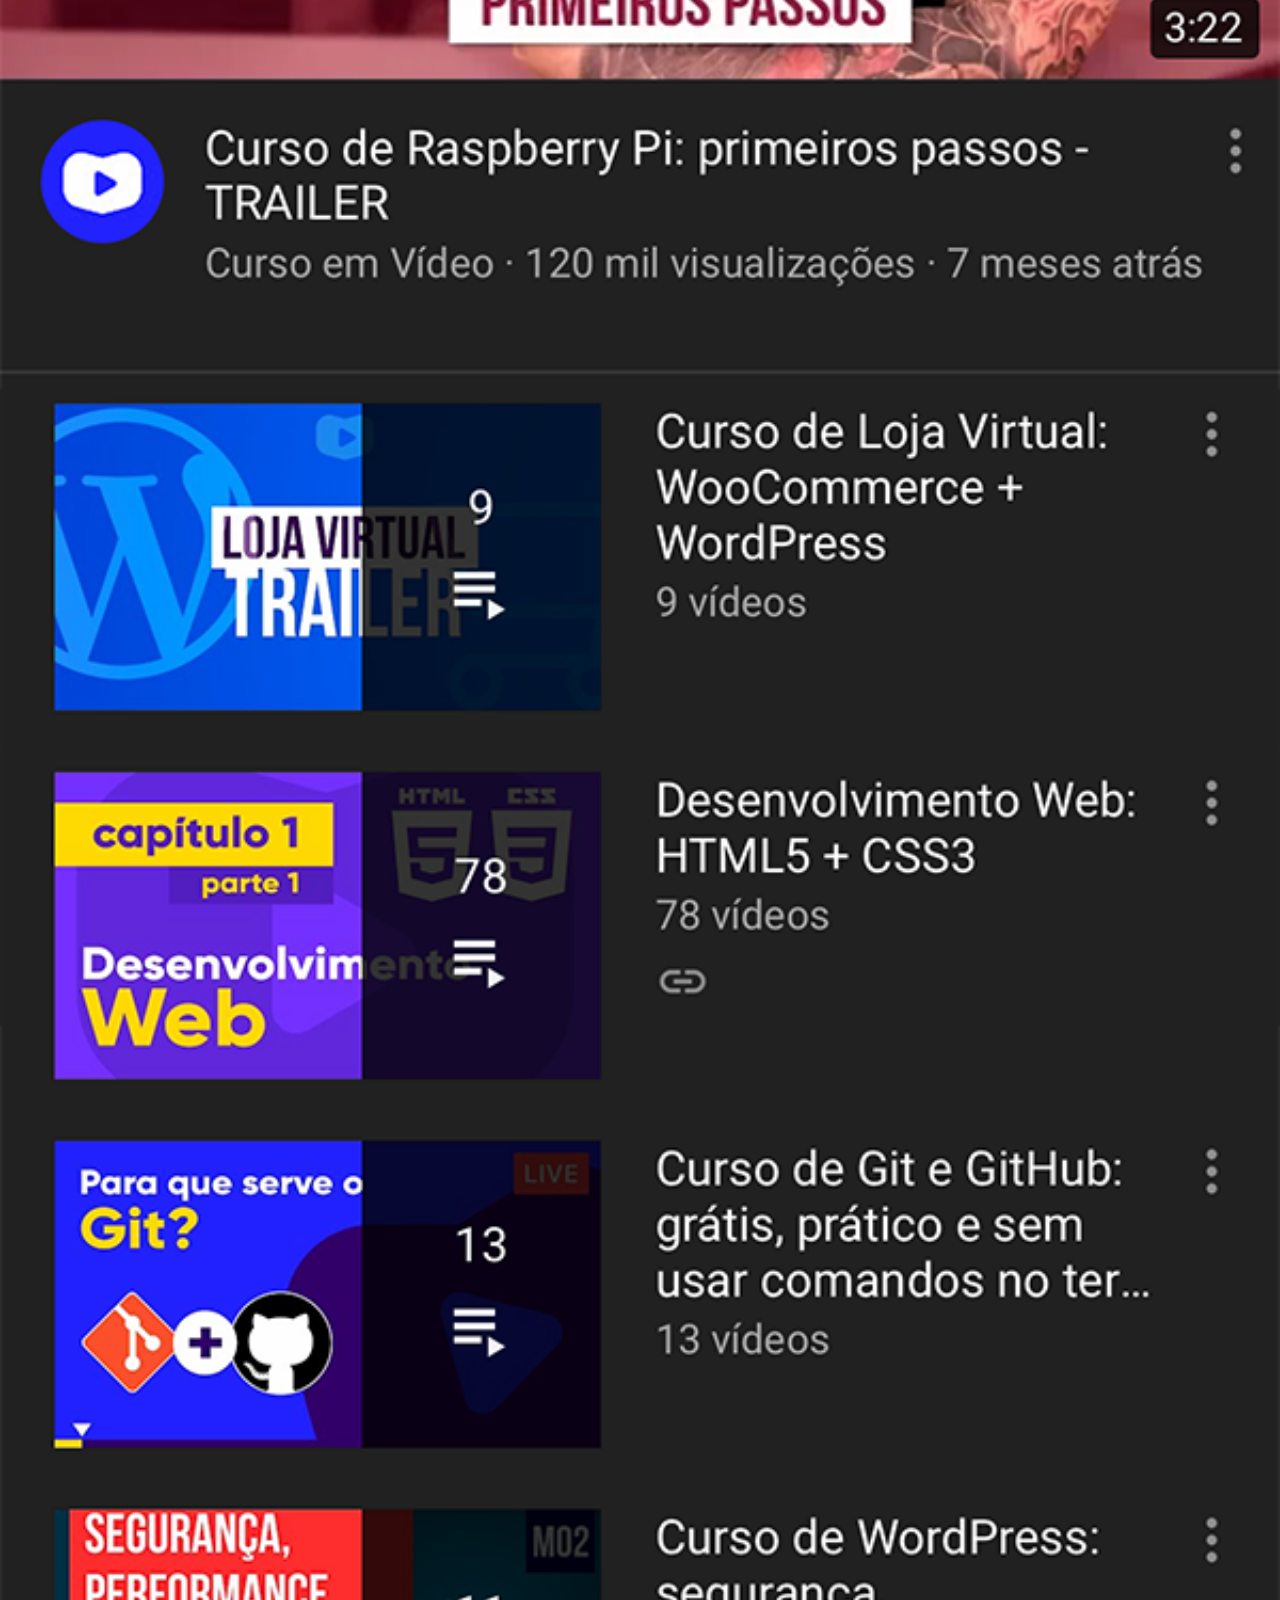
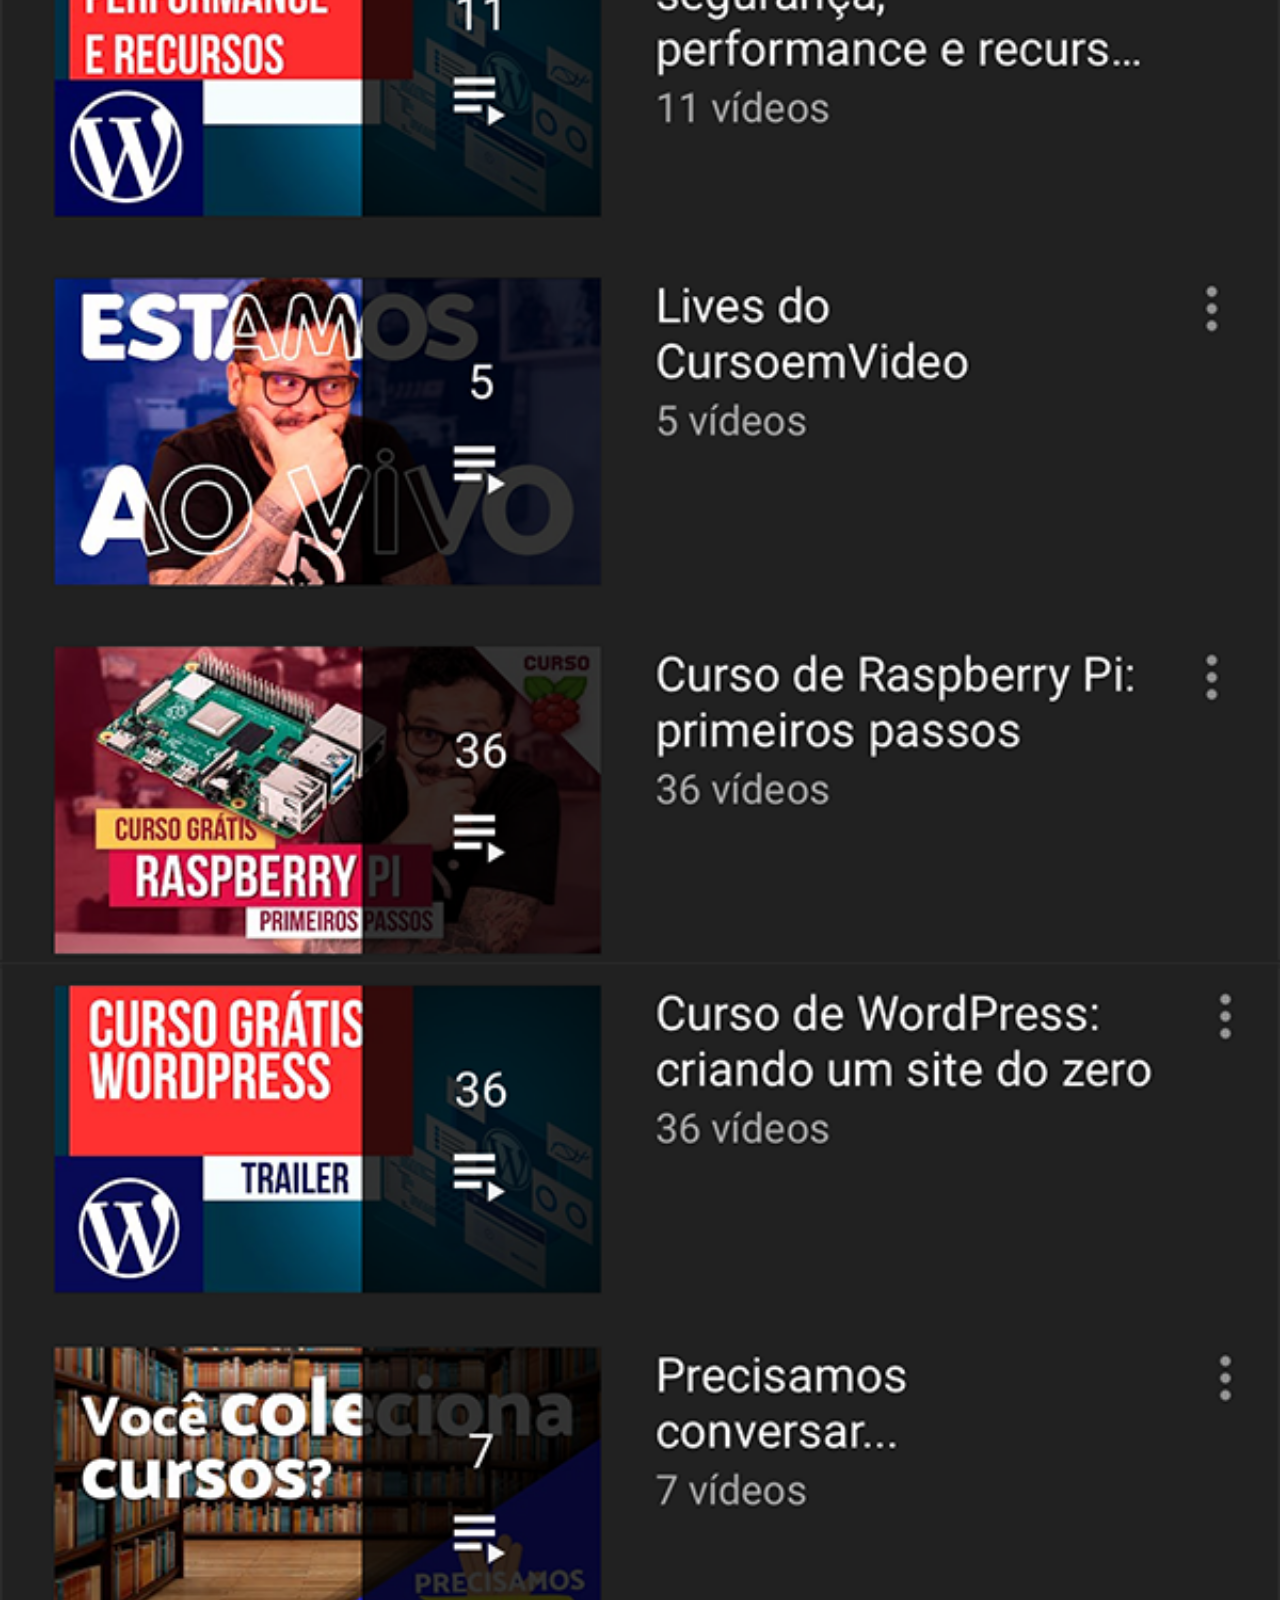
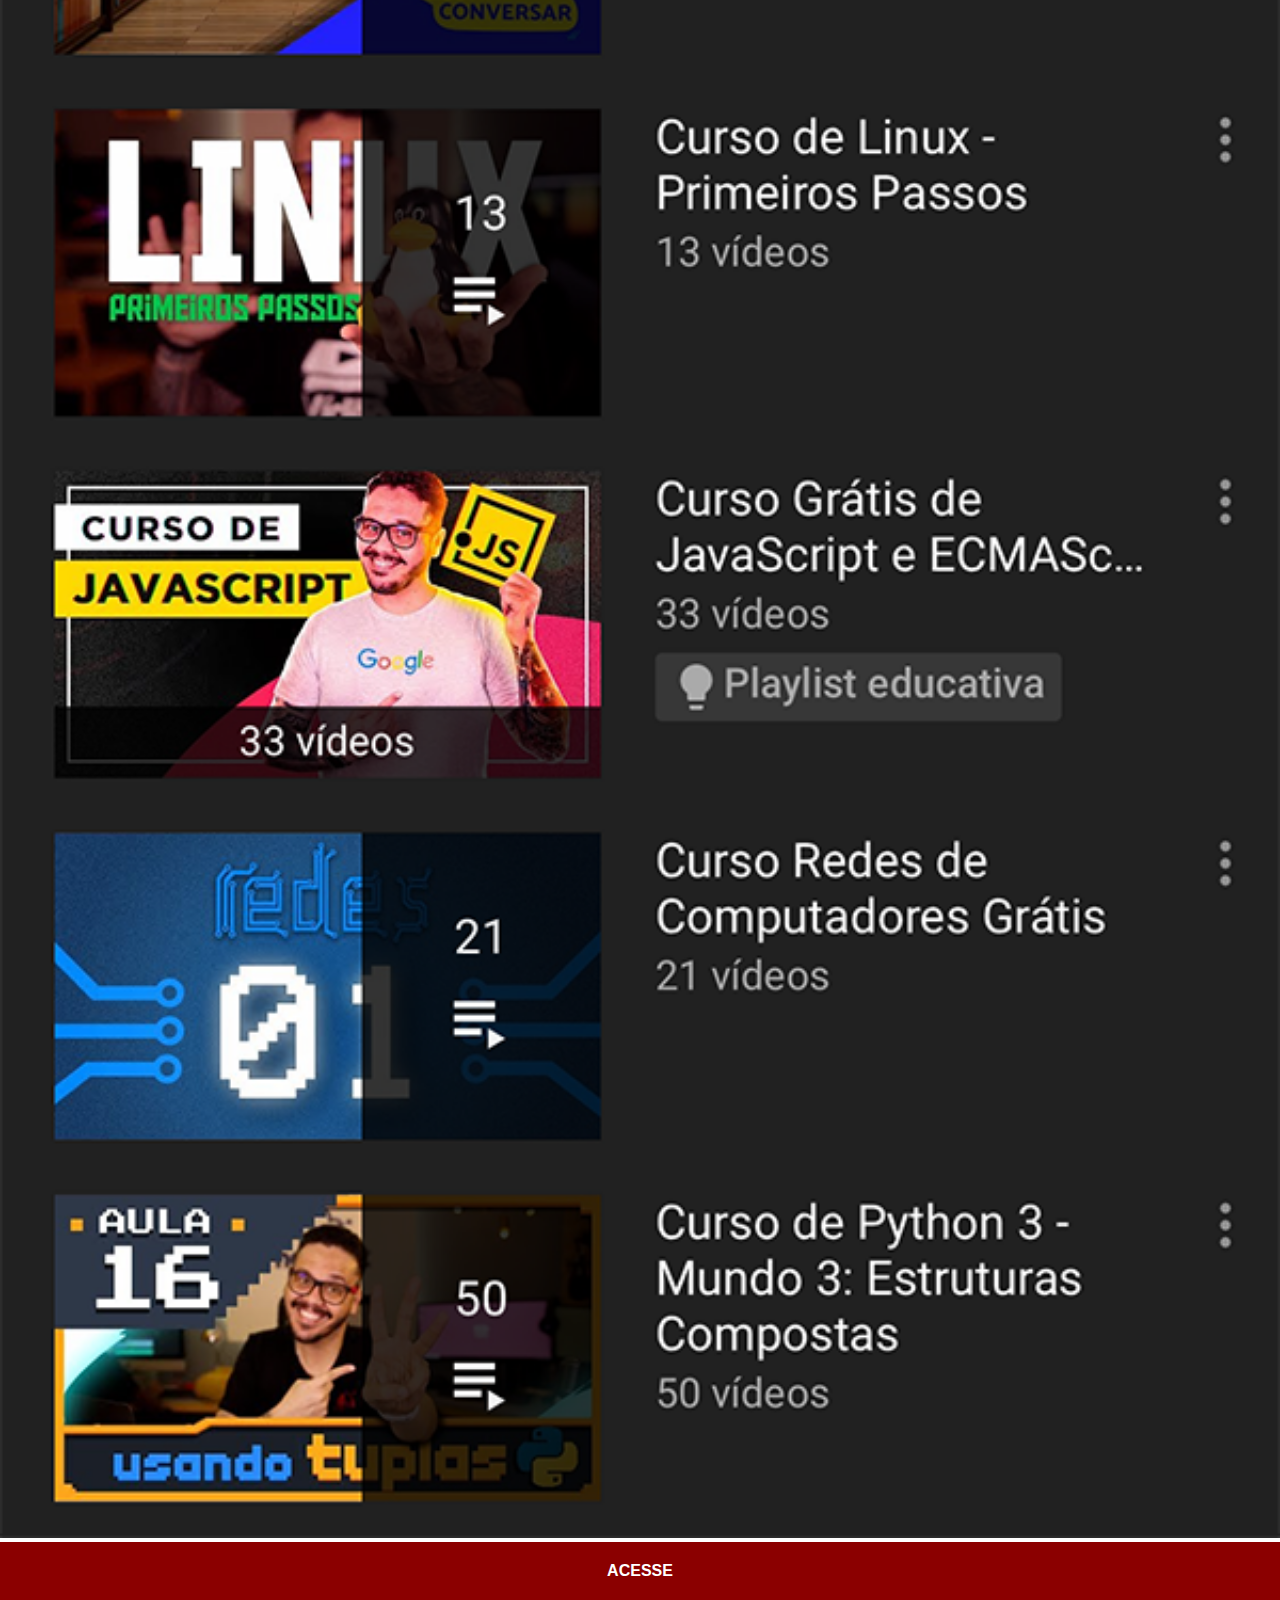
<file: youtube.html>
<!DOCTYPE html>
<html lang="pt-pt">
<head>
    <meta charset="UTF-8">
    <meta name="viewport" content="width=device-width, initial-scale=1.0">
    <title>Document</title>
    <link rel="stylesheet" href="estilos/style-links.css">
</head>
<body>
    <img src="imagens/tela-youtube.png" alt="youtube">
    <a href="https://www.youtube.com/results?search_query=skoda+superb+2024" target="_blank">ACESSE</a>
</body>
</html>
</file>
<file: estilos/style.css>
@charset "UTF-8";

* {
    margin: 0px;
    padding: 0px;
    font-family: Arial, Helvetica, sans-serif;
}

html, body {
    height: 100vh;
    width: 100vw;
    background-color: black;
}

main{
    height: 100vh;
    position: relative;
    
}

body{
    background: url(../imagens/fundo-madeira.jpg)
    no-repeat top center;
    background-size: cover;

}

iframe#tela{
    position: relative;
    top: 80px;
    left: 22px ;
    width:267px;
    height:470px;
}


                            /* no main e seciton temos a configuração para telefone ficar a meio da pagina*/
section#telefone{
    position: absolute;
    top: 50%;
    left: 50%;
    transform: translate(-50%, -50%);
    height: 627px;
    width: 311px;
    background: url(../imagens/frame-iphone.png) no-repeat;

}

section#redes-sociais {
    text-align: right;
}

section#redes-sociais img{
    width: 50px;
    height: 50px;
    margin: 10px;
    border-radius: 50%; /* torna imagens redondas*/
    box-shadow: 2px 2px 5px rgba(0, 0, 0, 0.400);
    box-sizing: border-box;
}

section#redes-sociais img:hover{
    border: 2px solid rgba(255, 255, 255, 0.637);
    transform: translate(-3px, -3px);
    box-shadow: 5px 5px 10px rgba(0, 0, 0, 0.623);
    transition: transform .3s, border 1s;
}
</file>
<file: estilos/style-links.css>
@charset "UTF-8";

* {
    margin: 0px;
    padding: 0px;
    font-family: Arial, Helvetica, sans-serif;
}

::-webkit-scrollbar{
    width: 0px;
    height: 0px;
}

img {
    width: 100vw;
}

a {
    display: block;
    background-color: darkred;
    color: white;
    padding: 20px;
    text-align: center;
    font-weight: bolder;
    text-decoration: none;
}

a:hover{
    background-color: red;
}
</file>
